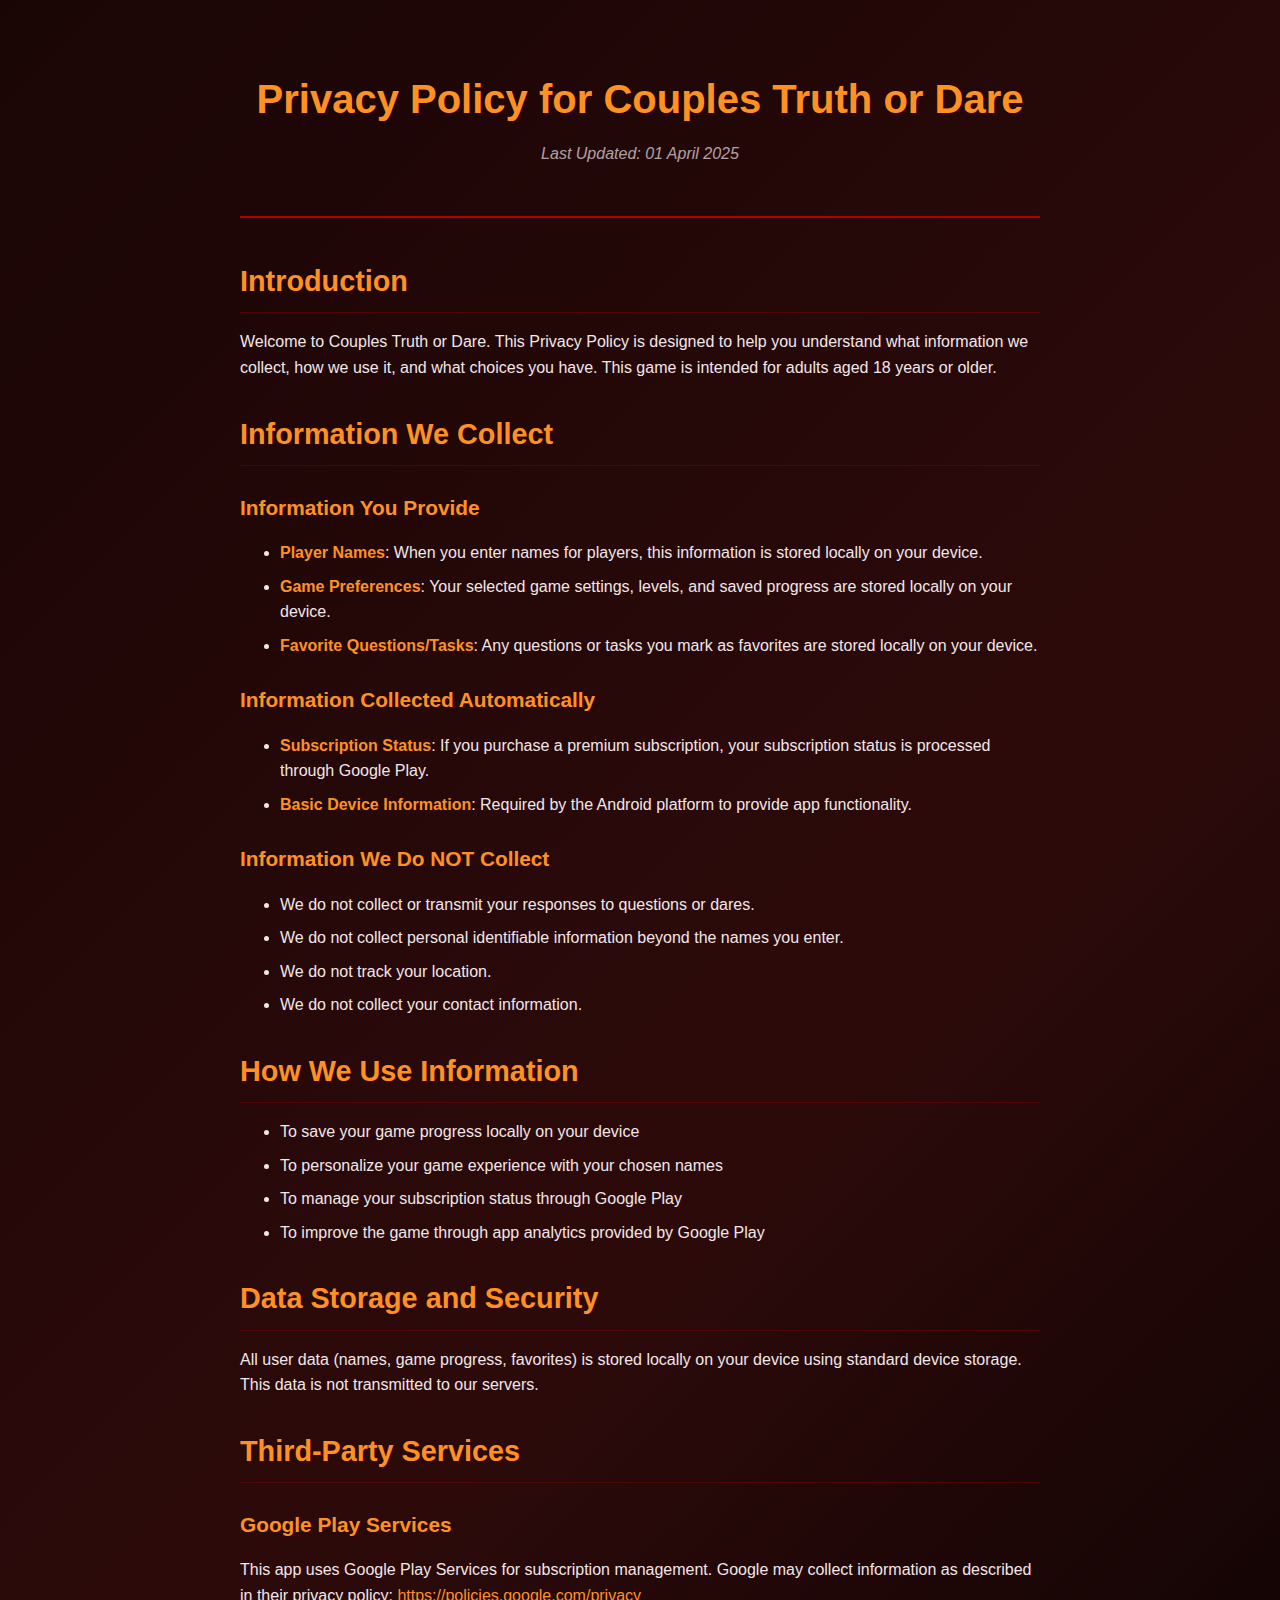
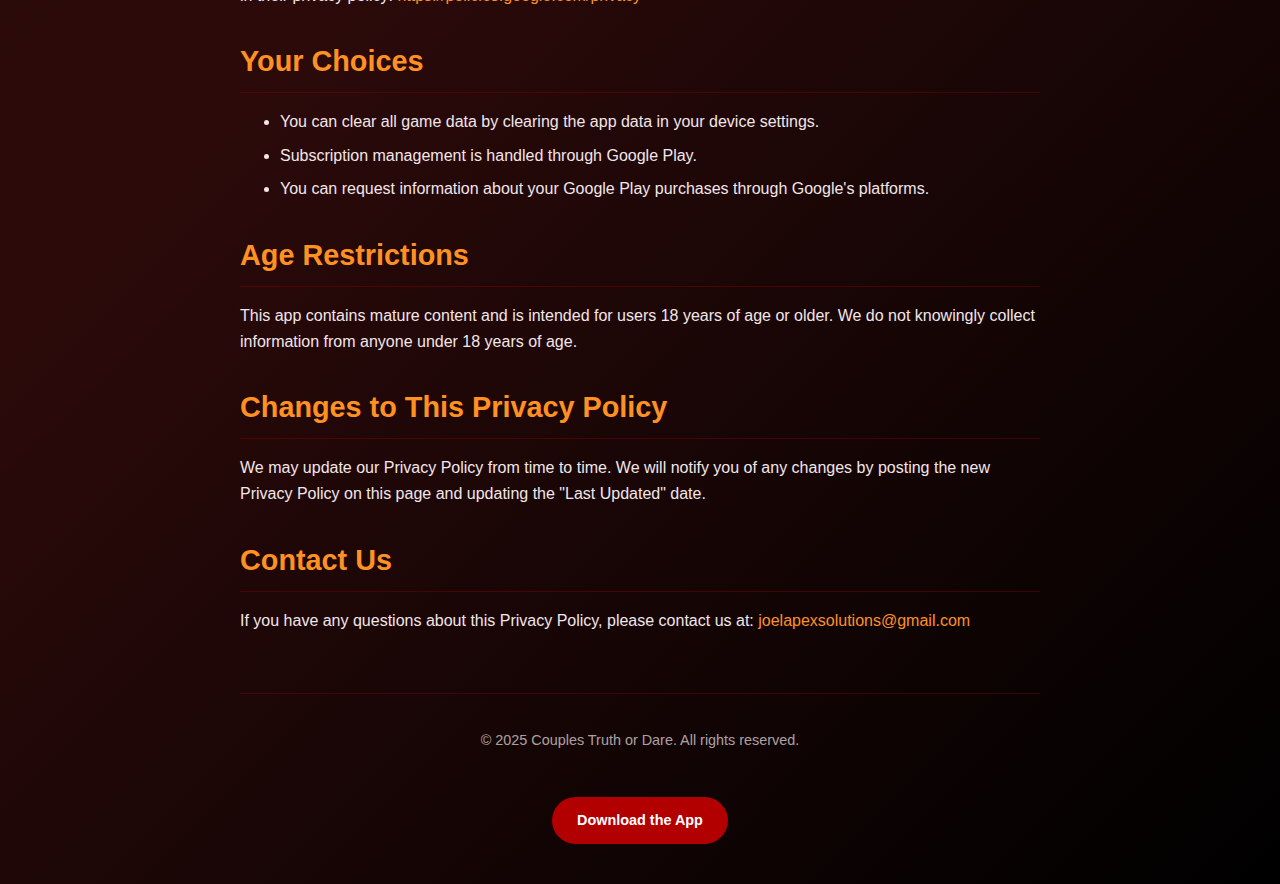
<file: privacy/index.html>
<!DOCTYPE html>
<html lang="en">
<head>
    <meta charset="UTF-8">
    <meta name="viewport" content="width=device-width, initial-scale=1.0">
    <title>Privacy Policy - Couples Truth or Dare</title>
    <style>
        :root {
            --primary-color: #B20000;
            --secondary-color: #FF9123;
            --dark-bg: #1a0f13;
            --text-color: #f2e6e8;
        }
        
        body {
            font-family: 'Segoe UI', Tahoma, Geneva, Verdana, sans-serif;
            line-height: 1.6;
            color: var(--text-color);
            background-color: var(--dark-bg);
            background-image: linear-gradient(135deg, #1a0505, #2d0a0a, #000000);
            margin: 0;
            padding: 0;
        }
        
        .container {
            max-width: 800px;
            margin: 0 auto;
            padding: 40px 20px;
        }
        
        header {
            text-align: center;
            margin-bottom: 40px;
            border-bottom: 2px solid var(--primary-color);
            padding-bottom: 20px;
        }
        
        h1 {
            color: var(--secondary-color);
            font-size: 2.5rem;
            margin-bottom: 10px;
        }
        
        h2 {
            color: var(--secondary-color);
            font-size: 1.8rem;
            margin-top: 30px;
            margin-bottom: 15px;
            border-bottom: 1px solid rgba(178, 0, 0, 0.3);
            padding-bottom: 8px;
        }
        
        h3 {
            color: var(--secondary-color);
            font-size: 1.3rem;
            margin-top: 25px;
            margin-bottom: 10px;
        }
        
        p {
            margin-bottom: 15px;
        }
        
        ul {
            margin-bottom: 20px;
        }
        
        li {
            margin-bottom: 8px;
        }
        
        strong {
            color: var(--secondary-color);
            font-weight: 600;
        }
        
        a {
            color: var(--secondary-color);
            text-decoration: none;
            transition: all 0.3s ease;
        }
        
        a:hover {
            color: #fff;
            text-decoration: underline;
        }
        
        .last-updated {
            font-style: italic;
            margin-bottom: 30px;
            color: rgba(242, 230, 232, 0.7);
        }
        
        .footer {
            margin-top: 60px;
            text-align: center;
            font-size: 0.9rem;
            color: rgba(242, 230, 232, 0.7);
            border-top: 1px solid rgba(178, 0, 0, 0.3);
            padding-top: 20px;
        }
        
        .app-link {
            display: inline-block;
            margin-top: 30px;
            background: var(--primary-color);
            color: white;
            padding: 12px 25px;
            border-radius: 50px;
            font-weight: bold;
            transition: all 0.3s ease;
        }
        
        .app-link:hover {
            background: var(--secondary-color);
            transform: translateY(-3px);
            box-shadow: 0 6px 15px rgba(0, 0, 0, 0.3);
            color: white;
            text-decoration: none;
        }
        
        @media (max-width: 768px) {
            .container {
                padding: 20px 15px;
            }
            
            h1 {
                font-size: 2rem;
            }
            
            h2 {
                font-size: 1.5rem;
            }
        }
    </style>
</head>
<body>
    <div class="container">
        <header>
            <h1>Privacy Policy for Couples Truth or Dare</h1>
            <div class="last-updated">Last Updated: 01 April 2025</div>
        </header>
        
        <section>
            <h2>Introduction</h2>
            <p>Welcome to Couples Truth or Dare. This Privacy Policy is designed to help you understand what information we collect, how we use it, and what choices you have. This game is intended for adults aged 18 years or older.</p>
        </section>
        
        <section>
            <h2>Information We Collect</h2>
            
            <h3>Information You Provide</h3>
            <ul>
                <li><strong>Player Names</strong>: When you enter names for players, this information is stored locally on your device.</li>
                <li><strong>Game Preferences</strong>: Your selected game settings, levels, and saved progress are stored locally on your device.</li>
                <li><strong>Favorite Questions/Tasks</strong>: Any questions or tasks you mark as favorites are stored locally on your device.</li>
            </ul>
            
            <h3>Information Collected Automatically</h3>
            <ul>
                <li><strong>Subscription Status</strong>: If you purchase a premium subscription, your subscription status is processed through Google Play.</li>
                <li><strong>Basic Device Information</strong>: Required by the Android platform to provide app functionality.</li>
            </ul>
            
            <h3>Information We Do NOT Collect</h3>
            <ul>
                <li>We do not collect or transmit your responses to questions or dares.</li>
                <li>We do not collect personal identifiable information beyond the names you enter.</li>
                <li>We do not track your location.</li>
                <li>We do not collect your contact information.</li>
            </ul>
        </section>
        
        <section>
            <h2>How We Use Information</h2>
            <ul>
                <li>To save your game progress locally on your device</li>
                <li>To personalize your game experience with your chosen names</li>
                <li>To manage your subscription status through Google Play</li>
                <li>To improve the game through app analytics provided by Google Play</li>
            </ul>
        </section>
        
        <section>
            <h2>Data Storage and Security</h2>
            <p>All user data (names, game progress, favorites) is stored locally on your device using standard device storage. This data is not transmitted to our servers.</p>
        </section>
        
        <section>
            <h2>Third-Party Services</h2>
            <h3>Google Play Services</h3>
            <p>This app uses Google Play Services for subscription management. Google may collect information as described in their privacy policy: <a href="https://policies.google.com/privacy" target="_blank">https://policies.google.com/privacy</a></p>
        </section>
        
        <section>
            <h2>Your Choices</h2>
            <ul>
                <li>You can clear all game data by clearing the app data in your device settings.</li>
                <li>Subscription management is handled through Google Play.</li>
                <li>You can request information about your Google Play purchases through Google's platforms.</li>
            </ul>
        </section>
        
        <section>
            <h2>Age Restrictions</h2>
            <p>This app contains mature content and is intended for users 18 years of age or older. We do not knowingly collect information from anyone under 18 years of age.</p>
        </section>
        
        <section>
            <h2>Changes to This Privacy Policy</h2>
            <p>We may update our Privacy Policy from time to time. We will notify you of any changes by posting the new Privacy Policy on this page and updating the "Last Updated" date.</p>
        </section>
        
        <section>
            <h2>Contact Us</h2>
            <p>If you have any questions about this Privacy Policy, please contact us at: <a href="mailto:joelapexsolutions@gmail.com">joelapexsolutions@gmail.com</a></p>
        </section>
        
        <div class="footer">
            <p>© 2025 Couples Truth or Dare. All rights reserved.</p>
            <a href="https://play.google.com/store/apps/details?id=com.couplestruthordare.game" class="app-link">Download the App</a>
        </div>
    </div>
</body>
</html>
</file>
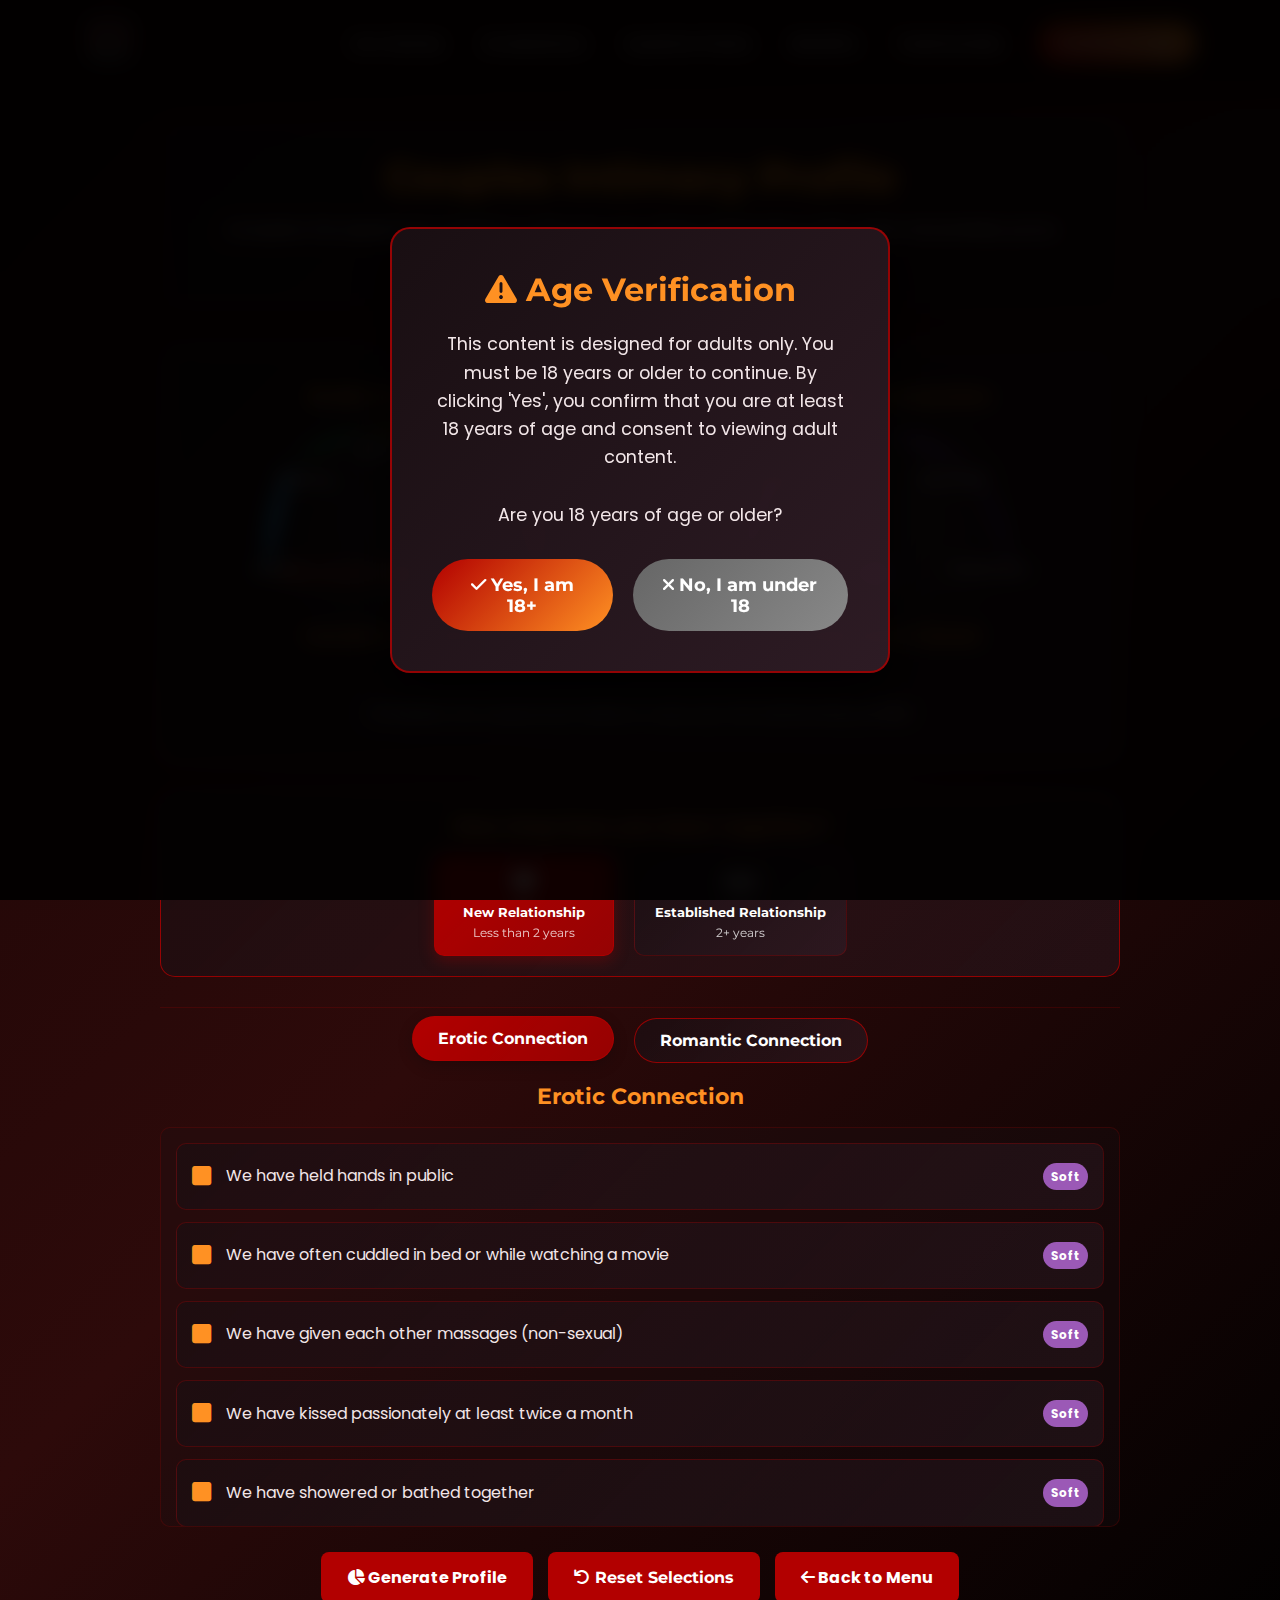
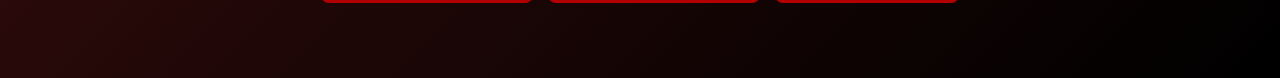
<file: couples-intimacy-profile.html>
<!DOCTYPE html>
<html lang="en">
<head>
    <meta charset="UTF-8">
    <meta name="viewport" content="width=device-width, initial-scale=1.0">
    <title>Couples Intimacy Profile - Discover Your Relationship Dynamic | Couples Truth or Dare</title>
    <meta name="description" content="Take our comprehensive couples intimacy assessment to discover your unique relationship profile. Understand your romantic and erotic connection levels.">
    
    <!-- Favicon -->
    <link rel="icon" type="image/png" href="images/favicon.png">
    
    <!-- Fonts -->
    <link rel="preconnect" href="https://fonts.googleapis.com">
    <link rel="preconnect" href="https://fonts.gstatic.com" crossorigin>
    <link href="https://fonts.googleapis.com/css2?family=Montserrat:wght@400;500;600;700&family=Poppins:wght@300;400;500;600;700&display=swap" rel="stylesheet">
    
    <!-- Font Awesome Icons -->
    <link rel="stylesheet" href="https://cdnjs.cloudflare.com/ajax/libs/font-awesome/6.0.0/css/all.min.css">
    
    <!-- Main Website CSS -->
    <link rel="stylesheet" href="css/styles.css">
    
    <!-- Assessment-specific CSS -->
    <link rel="stylesheet" href="css/assessment-styles.css">
    
    <style>
        /* Page-specific overrides */
        .assessment-container {
            max-width: 1000px;
            margin: 0 auto;
            padding: 120px 20px 50px;
            min-height: 100vh;
        }

        .assessment-intro {
            text-align: center;
            margin-bottom: 30px;
            line-height: 1.5;
            color: var(--text-color);
            padding: 30px;
            background: rgba(26, 15, 19, 0.4);
            border-radius: 15px;
            border: 1px solid rgba(178, 0, 0, 0.3);
        }

        .assessment-intro h1 {
            color: var(--secondary-color);
            font-size: 2.5rem;
            margin-bottom: 15px;
            text-shadow: 0 0 15px rgba(255, 145, 35, 0.5);
        }

        /* App Download CTA */
        .app-download-cta {
            background: linear-gradient(135deg, rgba(26, 15, 19, 0.9), rgba(50, 30, 40, 0.7));
            border: 2px solid var(--secondary-color);
            border-radius: 15px;
            padding: 30px;
            text-align: center;
            margin: 30px 0;
            animation: pulse 2s infinite;
        }

        .app-download-cta h3 {
            color: var(--secondary-color);
            margin-bottom: 15px;
        }

        .app-download-cta p {
            margin-bottom: 20px;
            line-height: 1.6;
        }

        .google-play-badge {
            max-width: 200px;
            height: auto;
            transition: transform 0.3s ease;
        }

        .google-play-badge:hover {
            transform: scale(1.05);
        }

        @keyframes pulse {
            0% { box-shadow: 0 0 0 0 rgba(255, 145, 35, 0.7); }
            70% { box-shadow: 0 0 0 15px rgba(255, 145, 35, 0); }
            100% { box-shadow: 0 0 0 0 rgba(255, 145, 35, 0); }
        }

        /* Navigation override for this page */
        .navbar {
            background: rgba(26, 5, 5, 0.95) !important;
        }

        /* Mobile responsiveness */
        @media (max-width: 768px) {
            .assessment-container {
                padding: 100px 10px 30px;
            }

            .assessment-intro h1 {
                font-size: 2rem;
            }
        }

        @media (max-width: 480px) {
            .assessment-intro h1 {
                font-size: 1.8rem;
            }
        }
    </style>
</head>
<body>
    <!-- Navigation -->
    <nav class="navbar">
        <div class="container">
            <div class="logo">
                <a href="index.html">
                    <img src="images/logo.png" alt="Couples Truth or Dare Logo">
                </a>
            </div>
            <ul class="nav-links">
                <li><a href="index.html#games">Our Games</a></li>
                <li><a href="index.html#screenshots">Screenshots</a></li>
                <li><a href="packs.html">Question Packs</a></li>
                <li><a href="index.html#benefits">Benefits</a></li>
                <li><a href="index.html#testimonials">Testimonials</a></li>
                <li><a href="index.html#download" class="nav-cta">Download App</a></li>
            </ul>
            <div class="hamburger">
                <span></span>
                <span></span>
                <span></span>
            </div>
        </div>
    </nav>

    <div class="assessment-container">
        <a id="top-anchor" name="top"></a>

        <!-- Assessment Screen -->
        <div id="assessmentScreen" class="screen active">
            <div class="assessment-intro">
                <h1>Couples Intimacy Profile</h1>
                <p>Complete this assessment together to discover your unique relationship profile. 
                Select all activities you've experienced together as a couple in the last 6 months.</p>
            </div>
            
            <!-- Gauges shown at the top first -->
            <div class="gauges-preview">
                <div class="gauges-container">
                    <!-- Erotic Gauge Preview -->
                    <div class="gauge-container">
                        <h3>Erotic Connection</h3>
                        <div class="gauge">
                            <svg id="eroticGaugePreview" viewBox="0 0 200 120">
                                <!-- Gauge segments -->
                                <path class="gauge-segment gauge-segment-1" d="M 10,100 A 90,90 0 0,1 28,25" stroke="none" stroke-width="20"></path>
                                <path class="gauge-segment gauge-segment-2" d="M 28,25 A 90,90 0 0,1 75,5" stroke="none" stroke-width="20"></path>
                                <path class="gauge-segment gauge-segment-3" d="M 75,5 A 90,90 0 0,1 125,5" stroke="none" stroke-width="20"></path>
                                <path class="gauge-segment gauge-segment-4" d="M 125,5 A 90,90 0 0,1 172,25" stroke="none" stroke-width="20"></path>
                                <path class="gauge-segment gauge-segment-5" d="M 172,25 A 90,90 0 0,1 190,100" stroke="none" stroke-width="20"></path>
                                
                                <!-- Gauge labels -->
                                <text x="15" y="100" class="gauge-label">Novice</text>
                                <text x="35" y="40" class="gauge-label">Curious</text>
                                <text x="100" y="20" class="gauge-label">Adventurous</text>
                                <text x="165" y="40" class="gauge-label">Daring</text>
                                <text x="175" y="100" class="gauge-label">Fiery</text>
                                
                                <!-- Gauge needle -->
                                <line class="gauge-needle" x1="100" y1="100" x2="100" y2="20" stroke-width="3" stroke="red" style="transform: rotate(-90deg); transform-origin: 100px 100px;"></line>
                                <circle class="gauge-center" cx="100" cy="100" r="8" fill="#e74c3c" stroke="#000" stroke-width="1"></circle>
                                
                                <!-- Default value text -->
                                <text x="100" y="130" class="gauge-percentage" text-anchor="middle" id="eroticPercentagePreview">0%</text>
                            </svg>
                        </div>
                        <div class="gauge-level" id="eroticLevelPreview">Current Level: Novice</div>
                    </div>
                    
                    <!-- Romantic Gauge Preview -->
                    <div class="gauge-container">
                        <h3>Romantic Connection</h3>
                        <div class="gauge">
                            <svg id="romanticGaugePreview" viewBox="0 0 200 120">
                                <!-- Gauge segments -->
                                <path class="gauge-segment gauge-segment-1" d="M 10,100 A 90,90 0 0,1 38,30" stroke="none" stroke-width="20"></path>
                                <path class="gauge-segment gauge-segment-2" d="M 38,30 A 90,90 0 0,1 100,5" stroke="none" stroke-width="20"></path>
                                <path class="gauge-segment gauge-segment-3" d="M 100,5 A 90,90 0 0,1 162,30" stroke="none" stroke-width="20"></path>
                                <path class="gauge-segment gauge-segment-4" d="M 162,30 A 90,90 0 0,1 190,100" stroke="none" stroke-width="20"></path>
                                
                                <!-- Gauge labels -->
                                <text x="15" y="100" class="gauge-label">Casual</text>
                                <text x="45" y="40" class="gauge-label">Affectionate</text>
                                <text x="150" y="40" class="gauge-label">Devoted</text>
                                <text x="175" y="100" class="gauge-label">Soulmates</text>
                                
                                <!-- Gauge needle -->
                                <line class="gauge-needle" x1="100" y1="100" x2="100" y2="20" stroke="purple" stroke-width="3" style="transform: rotate(-90deg); transform-origin: 100px 100px;"></line>
                                <circle class="gauge-center" cx="100" cy="100" r="8" fill="#8e44ad" stroke="#000" stroke-width="1"></circle>
                                
                                <!-- Default value text -->
                                <text x="100" y="130" class="gauge-percentage" text-anchor="middle" id="romanticPercentagePreview">0%</text>
                            </svg>
                        </div>
                        <div class="gauge-level" id="romanticLevelPreview">Current Level: Casual</div>
                    </div>
                </div>
                
                <div class="gauge-info">
                    <p>Complete the assessment below to see your full relationship profile!</p>
                </div>
            </div>
            
            <div class="relationship-duration-container">
                <h3>How long have you been together?</h3>
                <div class="duration-options">
                    <button id="newRelationship" class="duration-button active" data-duration="new">
                        <i class="fas fa-heart"></i>
                        <span>New Relationship</span>
                        <small>Less than 2 years</small>
                    </button>
                    <button id="establishedRelationship" class="duration-button" data-duration="established">
                        <i class="fas fa-infinity"></i>
                        <span>Established Relationship</span>
                        <small>2+ years</small>
                    </button>
                </div>
            </div>
            
            <div class="assessment-sections">
                <!-- Toggle buttons for sections -->
                <div class="section-toggles">
                    <button class="section-toggle active" data-section="erotic">Erotic Connection</button>
                    <button class="section-toggle" data-section="romantic">Romantic Connection</button>
                </div>
                
                <!-- Erotic Section -->
                <div class="assessment-section active" id="eroticSection">
                    <h3>Erotic Connection</h3>
                    <div class="tasks-list" id="eroticTasks">
                        <!-- Tasks will be loaded here -->
                        <p class="loading-message">Loading tasks...</p>
                    </div>
                </div>
                
                <!-- Romantic Section -->
                <div class="assessment-section" id="romanticSection">
                    <h3>Romantic Connection</h3>
                    <div class="tasks-list" id="romanticTasks">
                        <!-- Tasks will be loaded here -->
                        <p class="loading-message">Loading tasks...</p>
                    </div>
                </div>
            </div>
            
            <div class="button-container">
                <a id="submitAssessmentButton" class="button" href="#top-anchor" onclick="submitAssessment(); return false;">
                    <i class="fas fa-chart-pie"></i> Generate Profile
                </a>
                <button id="resetAssessmentButton" class="button">
                    <i class="fas fa-undo"></i> Reset Selections
                </button>
                <a href="index.html" class="button back-button">
                    <i class="fas fa-arrow-left"></i> Back to Menu
                </a>
            </div>
        </div>

        <!-- Results Screen -->
        <div id="resultsScreen" class="screen">
            <h2 style="text-align: center; color: var(--secondary-color); font-size: 2.5rem; margin-bottom: 20px;">Your Intimacy Profile</h2>
            
            <div class="profile-summary">
                <p>Based on your selections, here's your unique couple profile:</p>
                <div class="profile-name" id="profileName">Loading your profile...</div>
                <div class="profile-description" id="profileDescription"></div>
            </div>

            <!-- Transition Message (only shown when retaking the assessment) -->
            <div id="transitionMessage" class="transition-message" style="display: none;"></div>

            <!-- Previous Results Section -->
            <div id="previousResultsSection" class="previous-results" style="display: none;">
                <h3>Your Journey Together</h3>
                <div class="previous-scores">
                    <p>Previous Assessment: <span id="previousDate"></span></p>
                    <div class="score-comparison">
                        <div class="previous-score">
                            <span class="score-label">Erotic: </span>
                            <span id="previousEroticScore"></span>
                            <span class="score-label">Romantic: </span>
                            <span id="previousRomanticScore"></span>
                        </div>
                        <div class="score-arrows">
                            <span id="eroticArrow" class="arrow-same">→</span>
                            <span id="romanticArrow" class="arrow-same">→</span>
                        </div>
                        <div class="current-score">
                            <span class="score-label">Erotic: </span>
                            <span id="currentEroticScore"></span>
                            <span class="score-label">Romantic: </span>
                            <span id="currentRomanticScore"></span>
                        </div>
                    </div>
                </div>
            </div>
            
            <div class="gauges-container">
                <!-- Erotic Gauge -->
                <div class="gauge-container">
                    <h3>Erotic Connection</h3>
                    <div class="gauge">
                        <svg id="eroticGauge" viewBox="0 0 200 120">
                            <!-- Gauge segments -->
                            <path class="gauge-segment gauge-segment-1" d="M 10,100 A 90,90 0 0,1 28,25" stroke="none" stroke-width="20"></path>
                            <path class="gauge-segment gauge-segment-2" d="M 28,25 A 90,90 0 0,1 75,5" stroke="none" stroke-width="20"></path>
                            <path class="gauge-segment gauge-segment-3" d="M 75,5 A 90,90 0 0,1 125,5" stroke="none" stroke-width="20"></path>
                            <path class="gauge-segment gauge-segment-4" d="M 125,5 A 90,90 0 0,1 172,25" stroke="none" stroke-width="20"></path>
                            <path class="gauge-segment gauge-segment-5" d="M 172,25 A 90,90 0 0,1 190,100" stroke="none" stroke-width="20"></path>
                            
                            <!-- Gauge labels -->
                            <text x="15" y="100" class="gauge-label">Novice</text>
                            <text x="35" y="40" class="gauge-label">Curious</text>
                            <text x="100" y="20" class="gauge-label">Adventurous</text>
                            <text x="165" y="40" class="gauge-label">Daring</text>
                            <text x="175" y="100" class="gauge-label">Fiery</text>
                            
                            <!-- Gauge needle -->
                            <line class="gauge-needle" x1="100" y1="100" x2="100" y2="20" stroke="red" stroke-width="3" style="--rotation-angle: 0deg"></line>
                            <circle class="gauge-center" cx="100" cy="100" r="8" fill="#e74c3c" stroke="#000" stroke-width="1"></circle>
                            
                            <!-- Percentage text -->
                            <text x="100" y="130" class="gauge-percentage" text-anchor="middle" id="eroticPercentage">0%</text>
                        </svg>
                    </div>
                    <div class="gauge-level" id="eroticLevel">Level: Novice</div>
                </div>
                
                <!-- Romantic Gauge -->
                <div class="gauge-container">
                    <h3>Romantic Connection</h3>
                    <div class="gauge">
                        <svg id="romanticGauge" viewBox="0 0 200 120">
                            <!-- Gauge segments -->
                            <path class="gauge-segment gauge-segment-1" d="M 10,100 A 90,90 0 0,1 38,30" stroke="none" stroke-width="20"></path>
                            <path class="gauge-segment gauge-segment-2" d="M 38,30 A 90,90 0 0,1 100,5" stroke="none" stroke-width="20"></path>
                            <path class="gauge-segment gauge-segment-3" d="M 100,5 A 90,90 0 0,1 162,30" stroke="none" stroke-width="20"></path>
                            <path class="gauge-segment gauge-segment-4" d="M 162,30 A 90,90 0 0,1 190,100" stroke="none" stroke-width="20"></path>
                            
                            <!-- Gauge labels -->
                            <text x="15" y="100" class="gauge-label">Casual</text>
                            <text x="45" y="40" class="gauge-label">Affectionate</text>
                            <text x="150" y="40" class="gauge-label">Devoted</text>
                            <text x="175" y="100" class="gauge-label">Soulmates</text>
                            
                            <!-- Gauge needle -->
                            <line class="gauge-needle" x1="100" y1="100" x2="100" y2="20" stroke="purple" stroke-width="3" style="--rotation-angle: 0deg"></line>
                            <circle class="gauge-center" cx="100" cy="100" r="8" fill="#8e44ad" stroke="#000" stroke-width="1"></circle>
                            
                            <!-- Percentage text -->
                            <text x="100" y="130" class="gauge-percentage" text-anchor="middle" id="romanticPercentage">0%</text>
                        </svg>
                    </div>
                    <div class="gauge-level" id="romanticLevel">Level: Casual</div>
                </div>
            </div>
            
            <div class="relationship-balance">
                <h3>Your Relationship Balance</h3>
                <div id="balanceDescription">
                    Complete the assessment to see your unique relationship balance.
                </div>
            </div>

            <!-- App Download CTA -->
            <div class="app-download-cta">
                <h3><i class="fas fa-mobile-alt"></i> Ready to Strengthen Your Connection?</h3>
                <p>This assessment revealed your relationship profile - now take action! Our mobile app features romantic tasks, couple challenges, and activities specifically designed to help you grow in both areas. Download now to access tools that will help boost your intimacy scores!</p>
                <a href="https://play.google.com/store/apps/details?id=com.truthordarecouples.game">
                    <img src="images/google-play-badge.png" alt="Get it on Google Play" class="google-play-badge">
                </a>
                <p style="margin-top: 15px; font-size: 0.9rem; opacity: 0.8;">
                    <i class="fas fa-heart"></i> Join thousands of couples improving their relationships daily
                </p>
            </div>
            
            <div class="button-container">
                <a id="retakeAssessmentButton" class="button" href="#top-anchor" onclick="retakeAssessment(); return false;">
                    <i class="fas fa-redo"></i> Retake Assessment
                </a>
                <a href="index.html" class="button back-button">
                    <i class="fas fa-arrow-left"></i> Back to Home
                </a>
            </div>
        </div>
    </div>

    <!-- Load assessment questions -->
    <script src="js/assessment-questions.js"></script>

    <!-- Load the main assessment script -->
    <script src="js/assessment.js"></script>

    <!-- Load main website JavaScript for navigation -->
    <script src="js/main.js"></script>
</body>
</html>
</file>
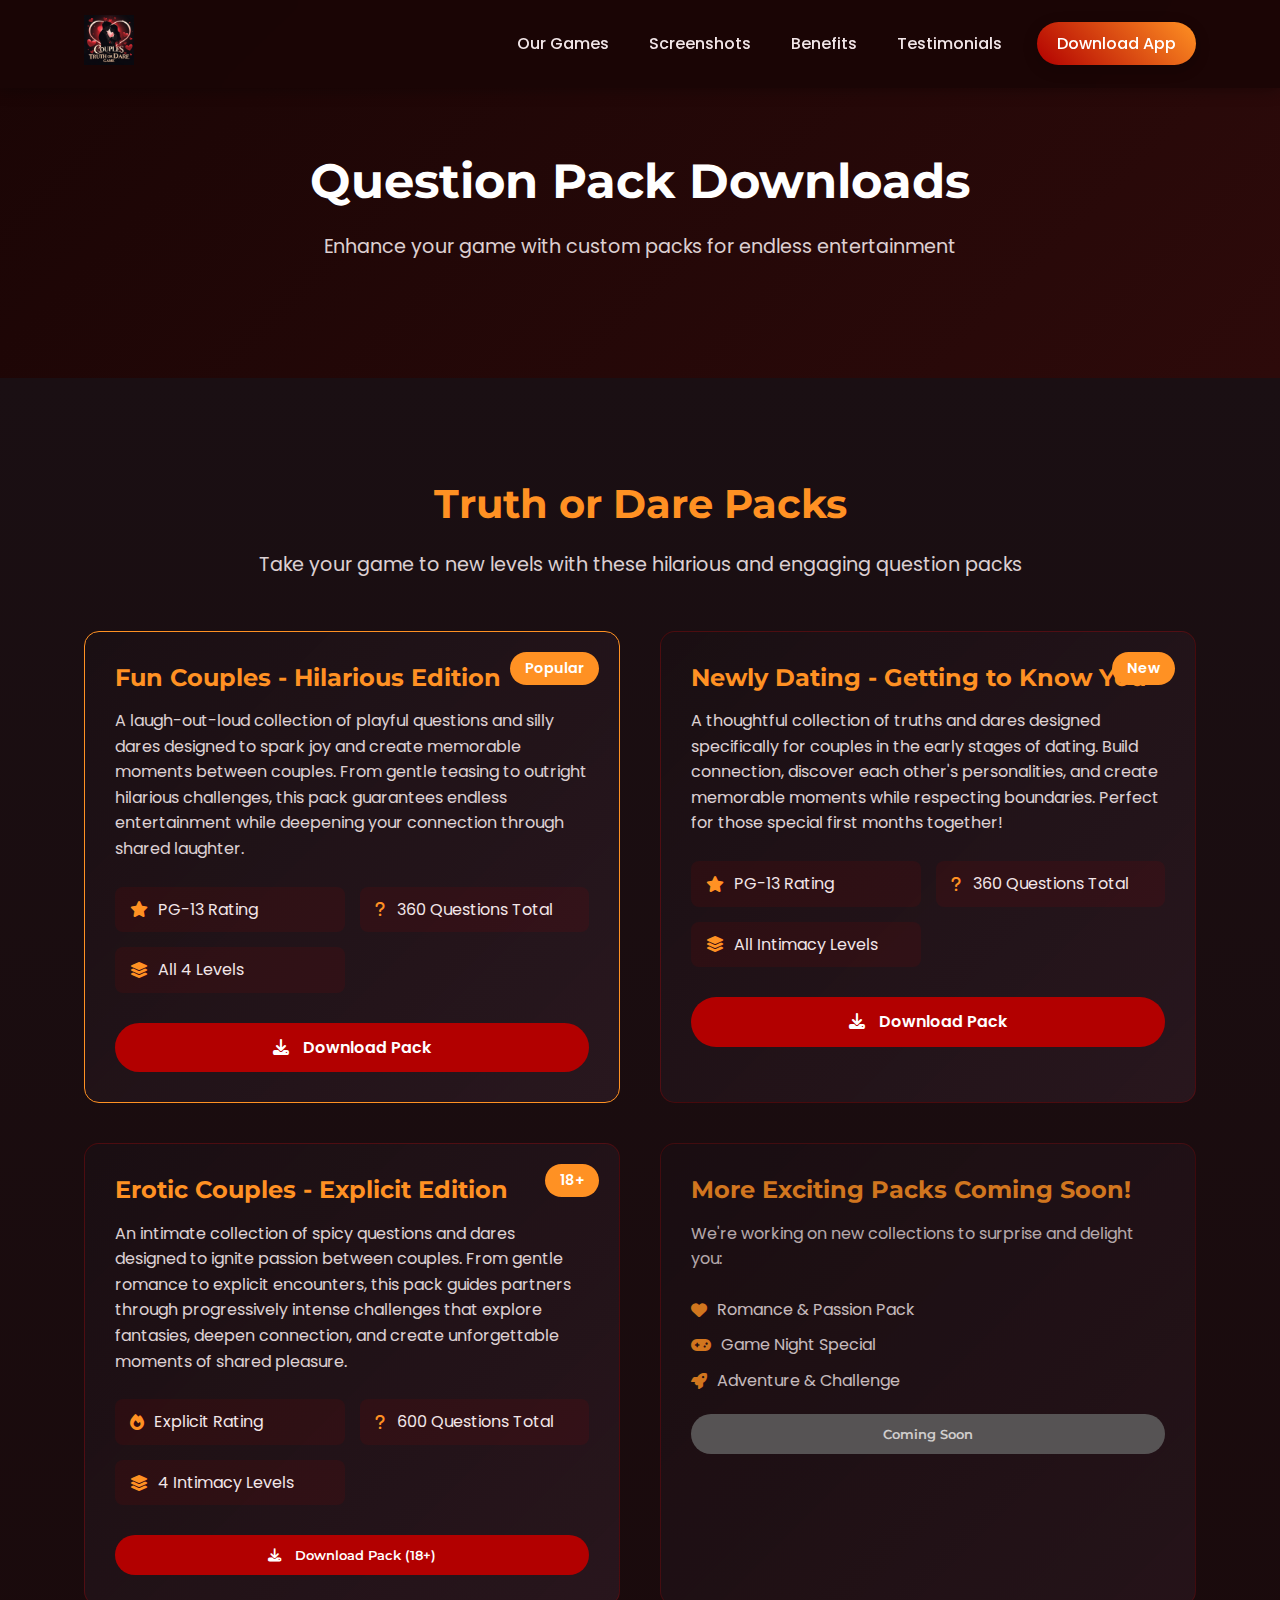
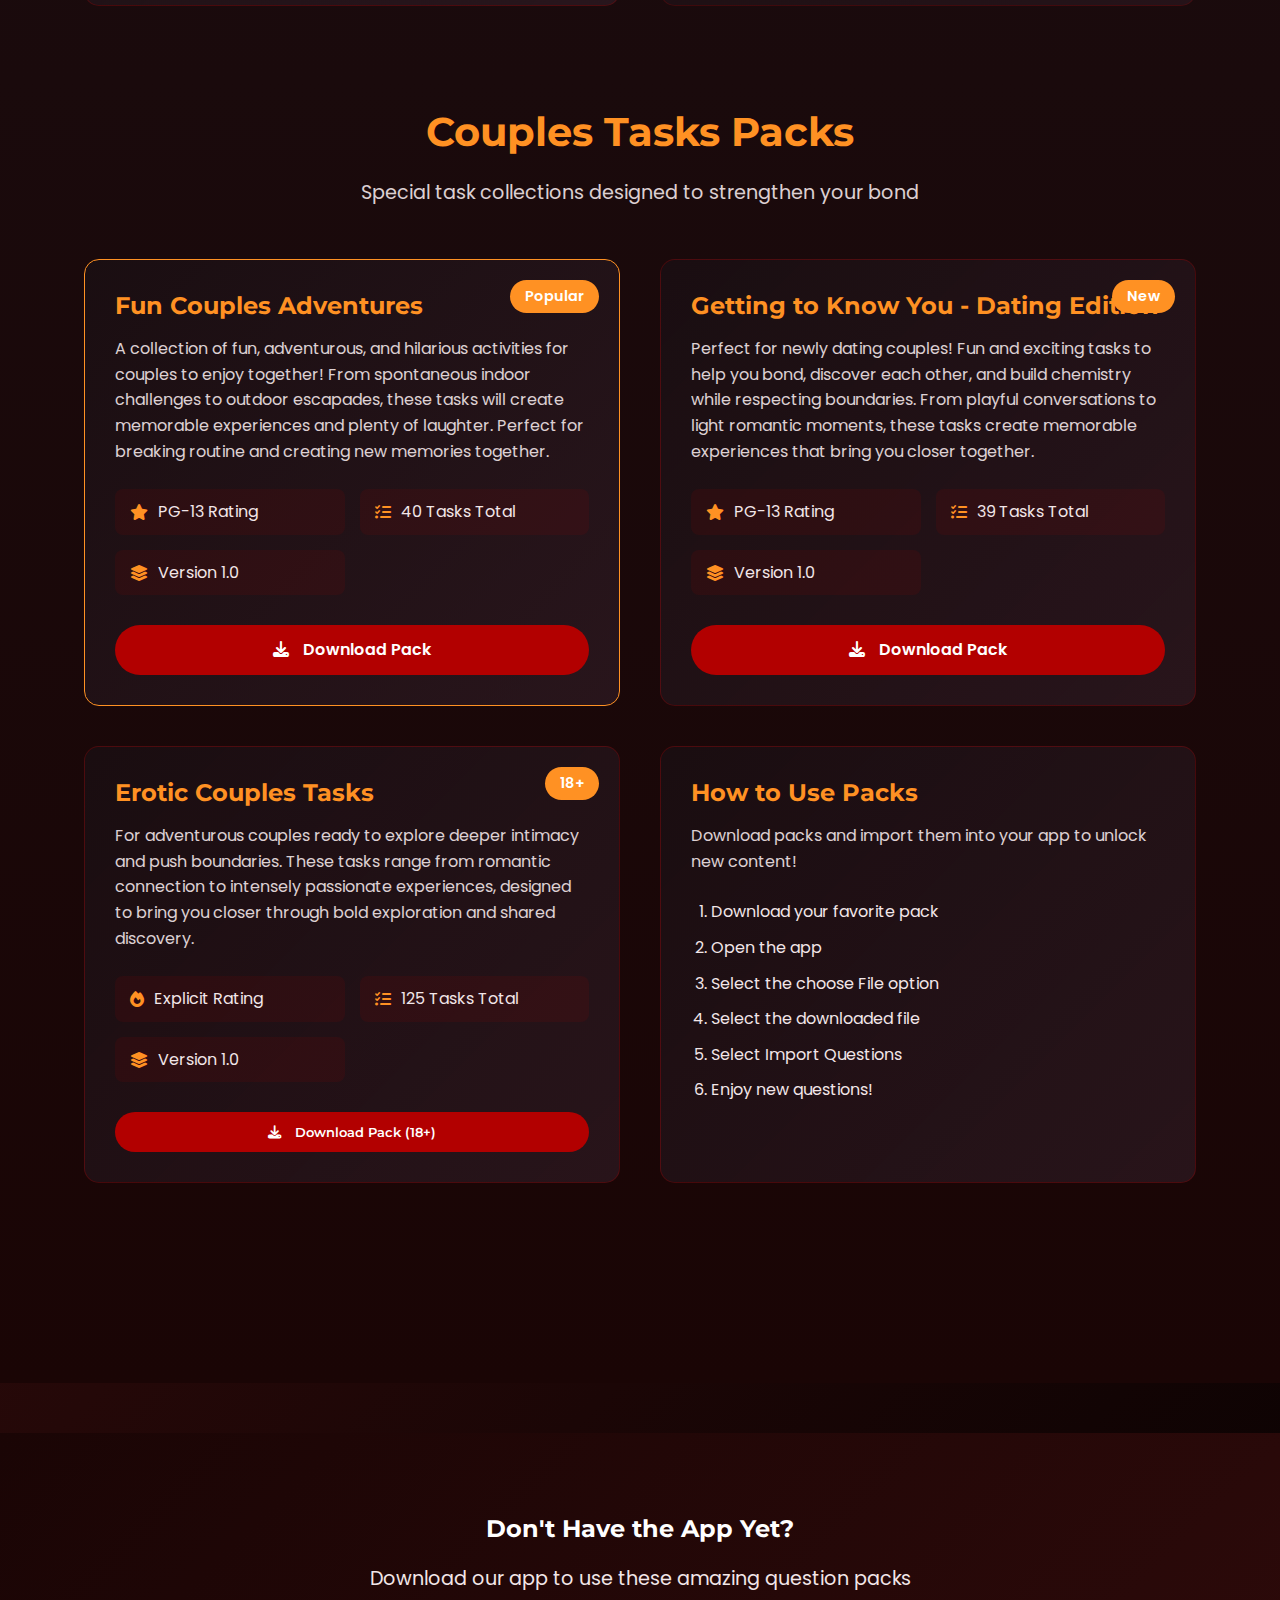
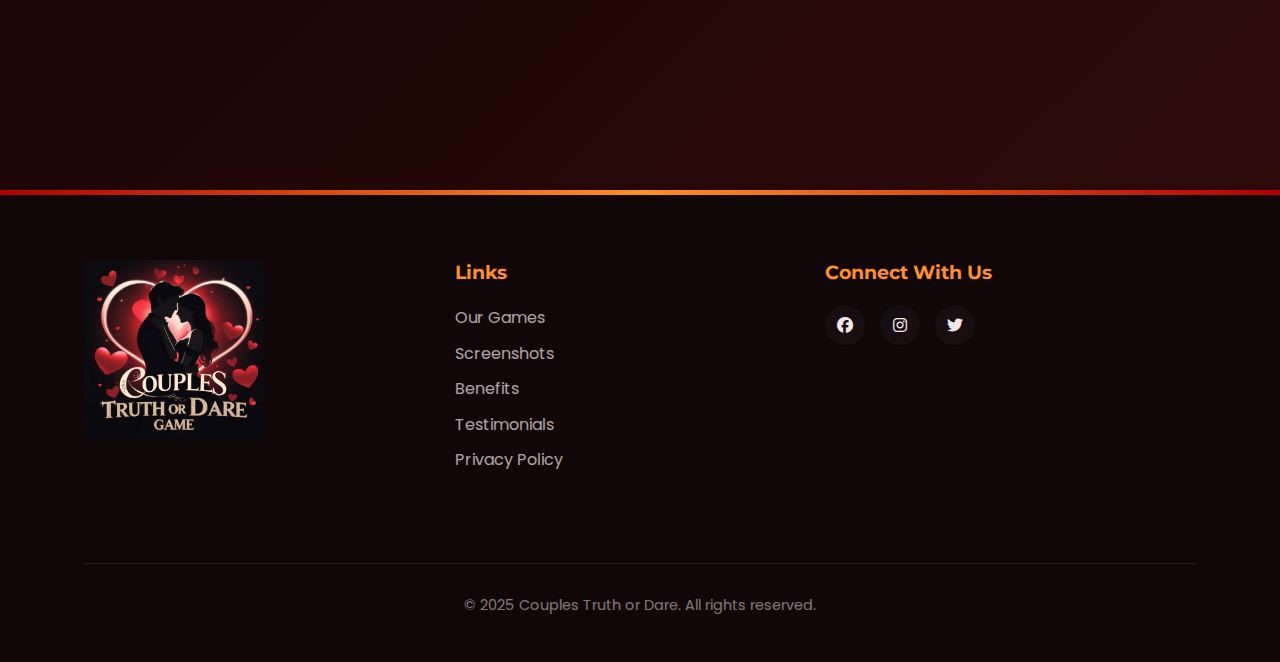
<file: packs.html>
<!DOCTYPE html>
<html lang="en">
<head>
    <meta charset="UTF-8">
    <meta name="viewport" content="width=device-width, initial-scale=1.0">
    <title>Download Question Packs - Couples Truth or Dare</title>
    <meta name="description" content="Download extra question packs for Couples Truth or Dare to enhance your gaming experience">
    
    <!-- Favicon -->
    <link rel="icon" type="image/png" href="images/favicon.png">
    
    <!-- Fonts -->
    <link rel="preconnect" href="https://fonts.googleapis.com">
    <link rel="preconnect" href="https://fonts.gstatic.com" crossorigin>
    <link href="https://fonts.googleapis.com/css2?family=Montserrat:wght@400;500;600;700&family=Poppins:wght@300;400;500;600;700&display=swap" rel="stylesheet">
    
    <!-- Font Awesome Icons -->
    <link rel="stylesheet" href="https://cdnjs.cloudflare.com/ajax/libs/font-awesome/6.4.2/css/all.min.css">
    
    <!-- Custom CSS -->
    <link rel="stylesheet" href="css/styles.css">
    
    <!-- Google AdSense -->
    <script async src="https://pagead2.googlesyndication.com/pagead/js/adsbygoogle.js?client=ca-pub-3261569477417964" crossorigin="anonymous"></script>
    
    <!-- Ad Management Script -->
    <script>
    window.adConfig = {
        publisherId: 'ca-pub-3261569477417964',
        bannerSlot: '8956277083',
        interstitialSlot: '1864255122',
        sessionKey: 'couplesTruthDare_ads_session',
        interstitialShownKey: 'couplesTruthDare_interstitial_shown',
        lastInterstitialKey: 'couplesTruthDare_last_interstitial',
        cooldownHours: 3
    };
    </script>
</head>
<body>
    <!-- Navigation -->
    <nav class="navbar">
        <div class="container">
            <div class="logo">
                <a href="index.html">
                    <img src="images/logo.png" alt="Couples Truth or Dare Logo">
                </a>
            </div>
            <ul class="nav-links">
                <li><a href="index.html#games">Our Games</a></li>
                <li><a href="index.html#screenshots">Screenshots</a></li>
                <li><a href="index.html#benefits">Benefits</a></li>
                <li><a href="index.html#testimonials">Testimonials</a></li>
                <li><a href="index.html#download" class="nav-cta">Download App</a></li>
            </ul>
            <div class="hamburger">
                <span></span>
                <span></span>
                <span></span>
            </div>
        </div>
    </nav>

    <!-- Hero Section -->
    <section class="packs-hero">
        <div class="container">
            <h1>Question Pack Downloads</h1>
            <p>Enhance your game with custom packs for endless entertainment</p>
        </div>
    </section>

    <!-- Packs Section -->
    <section class="packs-main">
        <div class="container">
            <!-- Truth or Dare Packs -->
            <div class="pack-category">
                <h2>Truth or Dare Packs</h2>
                <p class="category-desc">Take your game to new levels with these hilarious and engaging question packs</p>
                
                <div class="packs-grid">
                    <div class="pack-card featured">
                        <div class="pack-badge">Popular</div>
                        <h3>Fun Couples - Hilarious Edition</h3>
                        <p>A laugh-out-loud collection of playful questions and silly dares designed to spark joy and create memorable moments between couples. From gentle teasing to outright hilarious challenges, this pack guarantees endless entertainment while deepening your connection through shared laughter.</p>
                        <div class="pack-details">
                            <div class="pack-stat">
                                <i class="fas fa-star"></i>
                                <span>PG-13 Rating</span>
                            </div>
                            <div class="pack-stat">
                                <i class="fas fa-question"></i>
                                <span>360 Questions Total</span>
                            </div>
                            <div class="pack-stat">
                                <i class="fas fa-layer-group"></i>
                                <span>All 4 Levels</span>
                            </div>
                        </div>
                        <a href="packs/Fun%20Pack.js" download="Fun-Pack.js" class="download-btn">
                            <i class="fas fa-download"></i> Download Pack
                        </a>
                    </div>
                    
                    <div class="pack-card">
                        <div class="pack-badge">New</div>
                        <h3>Newly Dating - Getting to Know You</h3>
                        <p>A thoughtful collection of truths and dares designed specifically for couples in the early stages of dating. Build connection, discover each other's personalities, and create memorable moments while respecting boundaries. Perfect for those special first months together!</p>
                        <div class="pack-details">
                            <div class="pack-stat">
                                <i class="fas fa-star"></i>
                                <span>PG-13 Rating</span>
                            </div>
                            <div class="pack-stat">
                                <i class="fas fa-question"></i>
                                <span>360 Questions Total</span>
                            </div>
                            <div class="pack-stat">
                                <i class="fas fa-layer-group"></i>
                                <span>All Intimacy Levels</span>
                            </div>
                        </div>
                        <a href="packs/Newly%20Dating%20Pack.js" download="Newly-Dating-Pack.js" class="download-btn">
                            <i class="fas fa-download"></i> Download Pack
                        </a>
                    </div>
                    
                    <div class="pack-card erotic-pack">
                        <div class="pack-badge adult-badge">18+</div>
                        <h3>Erotic Couples - Explicit Edition</h3>
                        <p>An intimate collection of spicy questions and dares designed to ignite passion between couples. From gentle romance to explicit encounters, this pack guides partners through progressively intense challenges that explore fantasies, deepen connection, and create unforgettable moments of shared pleasure.</p>
                        <div class="pack-details">
                            <div class="pack-stat">
                                <i class="fas fa-fire"></i>
                                <span>Explicit Rating</span>
                            </div>
                            <div class="pack-stat">
                                <i class="fas fa-question"></i>
                                <span>600 Questions Total</span>
                            </div>
                            <div class="pack-stat">
                                <i class="fas fa-layer-group"></i>
                                <span>4 Intimacy Levels</span>
                            </div>
                        </div>
                        <button class="download-btn erotic-download" data-pack="packs/Erotic%20Pack.js" data-filename="Erotic-Pack.js">
                            <i class="fas fa-download"></i> Download Pack (18+)
                        </button>
                    </div>
                    
                    <div class="pack-card coming-soon">
                        <h3>More Exciting Packs Coming Soon!</h3>
                        <p>We're working on new collections to surprise and delight you:</p>
                        <ul class="upcoming-features">
                            <li><i class="fas fa-heart"></i> Romance & Passion Pack</li>
                            <li><i class="fas fa-gamepad"></i> Game Night Special</li>
                            <li><i class="fas fa-rocket"></i> Adventure & Challenge</li>
                        </ul>
                        <button class="download-btn" disabled>Coming Soon</button>
                    </div>
                </div>
            </div>
            
            <!-- Couples Tasks Packs -->
            <div class="pack-category">
                <h2>Couples Tasks Packs</h2>
                <p class="category-desc">Special task collections designed to strengthen your bond</p>
                
                <div class="packs-grid">
                    <div class="pack-card featured">
                        <div class="pack-badge">Popular</div>
                        <h3>Fun Couples Adventures</h3>
                        <p>A collection of fun, adventurous, and hilarious activities for couples to enjoy together! From spontaneous indoor challenges to outdoor escapades, these tasks will create memorable experiences and plenty of laughter. Perfect for breaking routine and creating new memories together.</p>
                        <div class="pack-details">
                            <div class="pack-stat">
                                <i class="fas fa-star"></i>
                                <span>PG-13 Rating</span>
                            </div>
                            <div class="pack-stat">
                                <i class="fas fa-tasks"></i>
                                <span>40 Tasks Total</span>
                            </div>
                            <div class="pack-stat">
                                <i class="fas fa-layer-group"></i>
                                <span>Version 1.0</span>
                            </div>
                        </div>
                        <a href="packs/Fun%20couplestasks.js" download="Fun-couplestasks.js" class="download-btn">
                            <i class="fas fa-download"></i> Download Pack
                        </a>
                    </div>
                    
                    <div class="pack-card">
                        <div class="pack-badge">New</div>
                        <h3>Getting to Know You - Dating Edition</h3>
                        <p>Perfect for newly dating couples! Fun and exciting tasks to help you bond, discover each other, and build chemistry while respecting boundaries. From playful conversations to light romantic moments, these tasks create memorable experiences that bring you closer together.</p>
                        <div class="pack-details">
                            <div class="pack-stat">
                                <i class="fas fa-star"></i>
                                <span>PG-13 Rating</span>
                            </div>
                            <div class="pack-stat">
                                <i class="fas fa-tasks"></i>
                                <span>39 Tasks Total</span>
                            </div>
                            <div class="pack-stat">
                                <i class="fas fa-layer-group"></i>
                                <span>Version 1.0</span>
                            </div>
                        </div>
                        <a href="packs/Dating%20Edition%20couplestasks.js" download="Dating-Edition-couplestasks.js" class="download-btn">
                            <i class="fas fa-download"></i> Download Pack
                        </a>
                    </div>
                    
                    <div class="pack-card erotic-pack">
                        <div class="pack-badge adult-badge">18+</div>
                        <h3>Erotic Couples Tasks</h3>
                        <p>For adventurous couples ready to explore deeper intimacy and push boundaries. These tasks range from romantic connection to intensely passionate experiences, designed to bring you closer through bold exploration and shared discovery.</p>
                        <div class="pack-details">
                            <div class="pack-stat">
                                <i class="fas fa-fire"></i>
                                <span>Explicit Rating</span>
                            </div>
                            <div class="pack-stat">
                                <i class="fas fa-tasks"></i>
                                <span>125 Tasks Total</span>
                            </div>
                            <div class="pack-stat">
                                <i class="fas fa-layer-group"></i>
                                <span>Version 1.0</span>
                            </div>
                        </div>
                        <button class="download-btn erotic-download" data-pack="packs/Erotic%20couplestasks.js" data-filename="Erotic-couplestasks.js">
                            <i class="fas fa-download"></i> Download Pack (18+)
                        </button>
                    </div>
                    
                    <div class="pack-card info">
                        <h3>How to Use Packs</h3>
                        <p>Download packs and import them into your app to unlock new content!</p>
                        <ol class="instruction-list">
                            <li>Download your favorite pack</li>
                            <li>Open the app</li>
                            <li>Select the choose File option</li>
                            <li>Select the downloaded file</li>
                            <li>Select Import Questions</li>
                            <li>Enjoy new questions!</li>
                        </ol>
                    </div>
                </div>
            </div>
        </div>
    </section>

    <!-- CTA Section -->
    <section class="packs-cta">
        <div class="container">
            <h2>Don't Have the App Yet?</h2>
            <p>Download our app to use these amazing question packs</p>
            <div class="app-buttons">
                <a href="https://play.google.com/store/apps/details?id=com.truthordarecouples.game" class="app-button">
                    <img src="images/google-play-badge.png" alt="Get it on Google Play" class="google-play-badge">
                </a>
            </div>
        </div>
    </section>

    <!-- Age Verification Modal -->
    <div class="modal" id="ageVerificationModal">
        <div class="modal-content">
            <div class="modal-header">
                <h3>Age Verification Required</h3>
                <button class="close-modal" id="closeAgeModal">&times;</button>
            </div>
            <div class="modal-body">
                <div class="age-verification-icon">
                    <i class="fas fa-exclamation-triangle"></i>
                </div>
                <p><strong>Adult Content Warning</strong></p>
                <p>This pack contains mature adult content intended for couples over 18 years of age. By downloading this pack, you confirm that:</p>
                <ul class="age-verification-list">
                    <li><i class="fas fa-check"></i> You are at least 18 years old</li>
                    <li><i class="fas fa-check"></i> You understand this content is for mature audiences</li>
                    <li><i class="fas fa-check"></i> You are downloading this for private use with your partner</li>
                    <li><i class="fas fa-check"></i> You accept responsibility for this content</li>
                </ul>
                <p class="age-disclaimer">Please ensure you are in a private location and comfortable with explicit content before proceeding.</p>
            </div>
            <div class="modal-footer">
                <button class="modal-button secondary" id="cancelDownload">Cancel</button>
                <button class="modal-button primary" id="confirmDownload">I'm 18+ - Download Pack</button>
            </div>
        </div>
    </div>

    <!-- Footer -->
    <footer class="footer">
        <div class="container">
            <div class="footer-content">
                <div class="footer-logo">
                    <img src="images/logo.png" alt="Couples Truth or Dare Logo">
                </div>
                <div class="footer-links">
                    <h4>Links</h4>
                    <ul>
                        <li><a href="index.html#games">Our Games</a></li>
                        <li><a href="index.html#screenshots">Screenshots</a></li>
                        <li><a href="index.html#benefits">Benefits</a></li>
                        <li><a href="index.html#testimonials">Testimonials</a></li>
                        <li><a href="privacy/">Privacy Policy</a></li>
                    </ul>
                </div>
                <div class="footer-social">
                    <h4>Connect With Us</h4>
                    <div class="social-icons">
                        <a href="#"><i class="fab fa-facebook"></i></a>
                        <a href="#"><i class="fab fa-instagram"></i></a>
                        <a href="#"><i class="fab fa-twitter"></i></a>
                    </div>
                </div>
            </div>
            <div class="footer-bottom">
                <p>&copy; 2025 Couples Truth or Dare. All rights reserved.</p>
            </div>
        </div>
    </footer>

    <!-- JavaScript -->
    <script src="js/main.js"></script>
</body>
</html>
</file>
<file: css/styles.css>
/* 
   Couples Truth or Dare - Website Styles
   Based on app color scheme and style
   Primary colors: #B20000 (dark red), #FF9123 (orange), #1a0f13 (dark background)
*/

/* === Base Styles === */
:root {
    --primary-color: #B20000;        /* Dark red */
    --secondary-color: #FF9123;      /* Orange */
    --dark-bg: #1a0f13;              /* Very dark background */
    --darker-red: #960000;           /* Darker red for accents */
    --lighter-red: #d73333;          /* Lighter red for hover states */
    --text-color: #f2e6e8;           /* Off-white text */
    --dark-overlay: rgba(26, 15, 19, 0.8); /* Dark overlay */
    --card-bg: rgba(26, 15, 19, 0.6);  /* Card background */
    --transition-speed: 0.3s;         /* Standard transition speed */
}

* {
    margin: 0;
    padding: 0;
    box-sizing: border-box;
}

html {
    scroll-behavior: smooth;
}

body {
    font-family: 'Poppins', sans-serif;
    background-color: var(--dark-bg);
    background-image: linear-gradient(135deg, #1a0505, #2d0a0a, #000000);
    color: var(--text-color);
    line-height: 1.6;
    overflow-x: hidden;
}

.container {
    width: 90%;
    max-width: 1200px;
    margin: 0 auto;
    padding: 0 20px;
}

h1, h2, h3, h4, h5, h6 {
    font-family: 'Montserrat', sans-serif;
    font-weight: 700;
    line-height: 1.3;
    margin-bottom: 15px;
}

p {
    margin-bottom: 15px;
}

a {
    text-decoration: none;
    color: var(--secondary-color);
    transition: all var(--transition-speed) ease;
}

a:hover {
    color: #fff;
}

img {
    max-width: 100%;
    height: auto;
}

button {
    font-family: 'Montserrat', sans-serif;
    cursor: pointer;
    border: none;
    outline: none;
    background: none;
    transition: all var(--transition-speed) ease;
}

.section-header {
    text-align: center;
    margin-bottom: 50px;
}

.section-header h2 {
    font-size: 2.5rem;
    color: var(--secondary-color);
    margin-bottom: 15px;
    position: relative;
    display: inline-block;
}

.section-header h2:after {
    content: '';
    position: absolute;
    bottom: -10px;
    left: 50%;
    transform: translateX(-50%);
    width: 80px;
    height: 4px;
    background: linear-gradient(90deg, var(--primary-color), var(--secondary-color));
    border-radius: 2px;
}

.section-header p {
    font-size: 1.2rem;
    color: var(--text-color);
    opacity: 0.8;
}

/* === Animations === */
@keyframes pulse {
    0% { box-shadow: 0 0 0 0 rgba(178, 0, 0, 0.7); }
    70% { box-shadow: 0 0 0 15px rgba(178, 0, 0, 0); }
    100% { box-shadow: 0 0 0 0 rgba(178, 0, 0, 0); }
}

@keyframes float {
    0% { transform: translateY(0px); }
    50% { transform: translateY(-15px); }
    100% { transform: translateY(0px); }
}

@keyframes shimmer {
    0% { left: -100%; }
    100% { left: 100%; }
}

@keyframes fadeIn {
    0% { opacity: 0; transform: translateY(20px); }
    100% { opacity: 1; transform: translateY(0); }
}

@keyframes spin {
    0% { transform: rotate(0deg); }
    100% { transform: rotate(360deg); }
}

@keyframes glow {
    0% { text-shadow: 0 0 10px rgba(255, 145, 35, 0.5); }
    50% { text-shadow: 0 0 20px rgba(255, 145, 35, 0.8), 0 0 30px rgba(255, 145, 35, 0.3); }
    100% { text-shadow: 0 0 10px rgba(255, 145, 35, 0.5); }
}

@keyframes heartbeat {
    0% { transform: scale(1); }
    25% { transform: scale(1.1); }
    50% { transform: scale(1); }
    75% { transform: scale(1.1); }
    100% { transform: scale(1); }
}

/* === Navigation === */
.navbar {
    position: fixed;
    top: 0;
    left: 0;
    width: 100%;
    background: rgba(26, 5, 5, 0.9);
    backdrop-filter: blur(10px);
    z-index: 1000;
    padding: 15px 0;
    box-shadow: 0 2px 15px rgba(0, 0, 0, 0.3);
    transition: all var(--transition-speed) ease;
}

.navbar .container {
    display: flex;
    justify-content: space-between;
    align-items: center;
}

.logo img {
    height: 50px;
}

.nav-links {
    display: flex;
    list-style: none;
}

.nav-links li {
    margin-left: 30px;
}

.nav-links a {
    color: var(--text-color);
    font-weight: 500;
    position: relative;
    padding: 8px 5px;
}

.nav-links a:after {
    content: '';
    position: absolute;
    width: 0;
    height: 2px;
    bottom: 0;
    left: 0;
    background-color: var(--secondary-color);
    transition: width var(--transition-speed) ease;
}

.nav-links a:hover {
    color: var(--secondary-color);
}

.nav-links a:hover:after {
    width: 100%;
}

.nav-cta {
    background: linear-gradient(45deg, var(--primary-color), var(--secondary-color));
    padding: 10px 20px !important;
    border-radius: 50px;
    color: white !important;
    box-shadow: 0 4px 15px rgba(0, 0, 0, 0.2);
}

.nav-cta:hover {
    transform: translateY(-3px);
    box-shadow: 0 6px 20px rgba(0, 0, 0, 0.3);
}

.nav-cta:after {
    display: none !important;
}

.hamburger {
    display: none;
    flex-direction: column;
    justify-content: space-between;
    width: 30px;
    height: 20px;
    cursor: pointer;
}

.hamburger span {
    width: 100%;
    height: 3px;
    background-color: var(--text-color);
    border-radius: 3px;
    transition: all var(--transition-speed) ease;
}

/* === Hero Section === */
.hero {
    padding: 150px 0 100px;
    position: relative;
    overflow: hidden;
    background: linear-gradient(135deg, #1a0505, #2d0a0a, #1a0505);
}

.hero:before {
    content: '';
    position: absolute;
    top: 0;
    left: 0;
    width: 100%;
    height: 100%;
    background: url('../images/texture-overlay.png');
    opacity: 0.1;
    z-index: 1;
}

.hero .container {
    position: relative;
    z-index: 2;
    display: flex;
    align-items: center;
}

.hero-content {
    flex: 1;
    padding-right: 50px;
}

.hero-content h1 {
    font-size: 3rem;
    color: white;
    margin-bottom: 20px;
    line-height: 1.2;
    animation: fadeIn 1s ease forwards;
}

.hero-content p {
    font-size: 1.25rem;
    color: var(--text-color);
    opacity: 0.9;
    margin-bottom: 30px;
    animation: fadeIn 1s ease 0.3s forwards;
    opacity: 0;
    animation-fill-mode: forwards;
}

.hero-stats {
    display: flex;
    gap: 30px;
    margin-bottom: 30px;
    animation: fadeIn 1s ease 0.6s forwards;
    opacity: 0;
    animation-fill-mode: forwards;
}

.stat {
    display: flex;
    align-items: center;
    gap: 15px;
}

.stat i {
    font-size: 1.8rem;
    color: var(--secondary-color);
}

.stat p {
    margin-bottom: 0;
    font-size: 1rem;
}

.stat strong {
    color: var(--secondary-color);
    font-weight: 700;
}

.app-buttons {
    display: flex;
    gap: 15px;
    animation: fadeIn 1s ease 0.9s forwards;
    opacity: 0;
    animation-fill-mode: forwards;
}

.app-button {
    display: flex;
    align-items: center;
    background: var(--primary-color);
    color: white;
    padding: 12px 20px;
    border-radius: 8px;
    transition: all var(--transition-speed) ease;
    box-shadow: 0 4px 15px rgba(0, 0, 0, 0.2);
}

.app-button i {
    font-size: 2rem;
    margin-right: 10px;
}

.app-button-text {
    display: flex;
    flex-direction: column;
}

.app-button-text span {
    font-size: 0.7rem;
    text-transform: uppercase;
}

.app-button-text strong {
    font-size: 1.1rem;
}

.app-button:hover {
    transform: translateY(-3px);
    box-shadow: 0 6px 20px rgba(0, 0, 0, 0.3);
    background: var(--darker-red);
}

.app-button.secondary {
    background: #333;
}

.app-button.secondary:hover {
    background: #444;
}

.hero-image {
    flex: 1;
    display: flex;
    justify-content: center;
    position: relative;
    animation: float 6s ease-in-out infinite;
}

.device-mockup {
    position: relative;
    z-index: 2;
    max-width: 300px;
    filter: drop-shadow(0 10px 20px rgba(0, 0, 0, 0.5));
}

.hero-glow {
    position: absolute;
    width: 200%;
    height: 200%;
    background: radial-gradient(circle, rgba(178, 0, 0, 0.4) 0%, transparent 60%);
    top: 50%;
    left: 50%;
    transform: translate(-50%, -50%);
    z-index: 1;
    animation: pulse 3s infinite;
}

/* === Games Section === */
.games {
    padding: 100px 0;
    position: relative;
    background: linear-gradient(to bottom, #1a0505, var(--dark-bg));
}

.games-grid {
    display: grid;
    grid-template-columns: repeat(auto-fit, minmax(250px, 1fr));
    gap: 30px;
}

.game-card {
    background: linear-gradient(135deg, rgba(26, 15, 19, 0.8), rgba(50, 30, 40, 0.6));
    border-radius: 15px;
    padding: 35px 25px;
    text-align: center;
    transition: all var(--transition-speed) ease;
    position: relative;
    overflow: hidden;
    border: 1px solid rgba(178, 0, 0, 0.3);
    box-shadow: 0 10px 20px rgba(0, 0, 0, 0.1);
}

.game-card::before {
    content: '';
    position: absolute;
    top: 0;
    left: 0;
    right: 0;
    height: 4px;
    background: linear-gradient(90deg, var(--primary-color), var(--secondary-color));
    opacity: 0;
    transition: all var(--transition-speed) ease;
}

.game-card:hover {
    transform: translateY(-15px);
    box-shadow: 0 20px 30px rgba(0, 0, 0, 0.2);
    border-color: rgba(178, 0, 0, 0.8);
}

.game-card:hover::before {
    opacity: 1;
}

.game-icon {
    width: 80px;
    height: 80px;
    background: rgba(178, 0, 0, 0.2);
    margin: 0 auto 20px;
    border-radius: 50%;
    display: flex;
    align-items: center;
    justify-content: center;
    transition: all var(--transition-speed) ease;
}

.game-icon i {
    font-size: 35px;
    color: var(--secondary-color);
    transition: all var(--transition-speed) ease;
}

.game-card:hover .game-icon {
    background: rgba(178, 0, 0, 0.4);
    transform: scale(1.1);
}

.game-card:hover .game-icon i {
    animation: heartbeat 1.5s infinite;
}

.game-card h3 {
    font-size: 1.5rem;
    margin-bottom: 15px;
    color: var(--secondary-color);
}

.game-card p {
    font-size: 0.9rem;
    color: var(--text-color);
    opacity: 0.8;
    margin-bottom: 25px;
    min-height: 60px;
}

.try-button {
    display: inline-block;
    padding: 10px 25px;
    background: var(--primary-color);
    color: white;
    border-radius: 50px;
    font-weight: 600;
    transition: all var(--transition-speed) ease;
    box-shadow: 0 4px 10px rgba(0, 0, 0, 0.1);
}

.try-button:hover {
    background: var(--darker-red);
    box-shadow: 0 6px 15px rgba(0, 0, 0, 0.2);
}

/* Game cards with background images */
.game-card {
    background-color: rgba(26, 15, 19, 0.8) !important;
    position: relative;
    z-index: 1;
}

.game-card::after {
    content: '';
    position: absolute;
    top: 0;
    left: 0;
    right: 0;
    bottom: 0;
    background: linear-gradient(135deg, rgba(26, 15, 19, 0.9), rgba(50, 30, 40, 0.8));
    z-index: -1;
    border-radius: 15px;
}

.game-card h3, .game-card p, .game-card .game-icon {
    position: relative;
    z-index: 2;
}

/* === Demo Section === */
.demo-section {
    padding: 100px 0;
    background: linear-gradient(to bottom, var(--dark-bg), #1a0505);
}

.demo-container {
    display: none;
    margin-bottom: 50px;
}

.demo-container.active {
    display: block;
    animation: fadeIn 0.5s ease;
}

.demo-header {
    text-align: center;
    margin-bottom: 40px;
}

.demo-header h2 {
    font-size: 2.5rem;
    color: var(--secondary-color);
    margin-bottom: 10px;
}

.demo-header p {
    font-size: 1.1rem;
    color: var(--text-color);
    opacity: 0.8;
}

.demo-content {
    display: flex;
    flex-direction: column;
    align-items: center;
    gap: 30px;
}

.demo-controls {
    width: 100%;
    max-width: 600px;
    display: flex;
    flex-direction: column;
    gap: 20px;
}

.level-selector, .type-selector {
    display: flex;
    justify-content: center;
    gap: 15px;
    margin-bottom: 20px;
}

.level-button, .type-button {
    padding: 10px 20px;
    background: rgba(26, 15, 19, 0.6);
    color: white;
    border-radius: 50px;
    font-weight: 500;
    transition: all var(--transition-speed) ease;
    border: 1px solid rgba(178, 0, 0, 0.3);
}

.level-button.active, .type-button.active {
    background: var(--primary-color);
    box-shadow: 0 5px 15px rgba(178, 0, 0, 0.3);
}

.level-button:hover:not(.locked), .type-button:hover {
    background: rgba(50, 30, 40, 0.8);
    transform: translateY(-2px);
}

.level-button.locked {
    position: relative;
    opacity: 0.6;
    cursor: not-allowed;
}

.level-button.locked:after {
    content: '🔒';
    position: absolute;
    top: 50%;
    right: 10px;
    transform: translateY(-50%);
    font-size: 0.8rem;
}

.choice-buttons {
    display: flex;
    justify-content: center;
    gap: 20px;
}

.choice-button {
    padding: 15px 35px;
    background: linear-gradient(135deg, var(--primary-color), var(--darker-red));
    color: white;
    border-radius: 50px;
    font-weight: 600;
    transition: all var(--transition-speed) ease;
    font-size: 1.1rem;
    box-shadow: 0 5px 15px rgba(0, 0, 0, 0.2);
}

.choice-button:hover {
    transform: translateY(-3px);
    box-shadow: 0 8px 20px rgba(0, 0, 0, 0.3);
}

.demo-display {
    width: 100%;
    max-width: 700px;
    background: linear-gradient(135deg, rgba(26, 15, 19, 0.7), rgba(50, 30, 40, 0.5));
    border-radius: 15px;
    padding: 30px;
    box-shadow: 0 10px 30px rgba(0, 0, 0, 0.2);
    border: 1px solid rgba(178, 0, 0, 0.3);
}

.demo-card {
    background: rgba(26, 15, 19, 0.5);
    border-radius: 10px;
    padding: 25px;
    margin-bottom: 25px;
    text-align: center;
    min-height: 100px;
    display: flex;
    align-items: center;
    justify-content: center;
    position: relative;
}

.demo-card p {
    font-size: 1.2rem;
    margin-bottom: 0;
    line-height: 1.5;
}

/* Demo screenshots */
.demo-screenshot {
    max-width: 100%;
    height: auto;
    border-radius: 15px;
    margin-bottom: 20px;
    box-shadow: 0 10px 30px rgba(0, 0, 0, 0.3);
    border: 1px solid var(--primary-color);
}

.gauges-container {
    display: flex;
    justify-content: space-around;
    flex-wrap: wrap;
    gap: 30px;
}

.gauge {
    text-align: center;
    width: 45%;
    min-width: 200px;
}

.gauge h4 {
    margin-bottom: 15px;
    color: var(--secondary-color);
}

.gauge-visualization {
    height: 15px;
    background: rgba(26, 15, 19, 0.5);
    border-radius: 8px;
    overflow: hidden;
    margin-bottom: 10px;
}

.gauge-bar {
    height: 100%;
    width: 20%;
    background: linear-gradient(90deg, var(--primary-color), var(--secondary-color));
    transition: width 1.5s cubic-bezier(0.19, 1, 0.22, 1);
    border-radius: 8px;
}

.gauge-level {
    font-size: 0.9rem;
    color: var(--text-color);
    font-weight: 500;
}

/* Circular gauges for profile demo */
.gauge-visualization.circular {
    position: relative;
    width: 120px;
    height: 120px;
    margin: 0 auto;
    background: none;
    border-radius: 50%;
}

.gauge-circle {
    position: absolute;
    top: 0;
    left: 0;
    width: 120px;
    height: 120px;
    border-radius: 50%;
    background: conic-gradient(
        var(--primary-color) 20%,
        #444 20%
    );
    clip-path: circle(50%);
}

.gauge-marker {
    position: absolute;
    top: 50%;
    left: 50%;
    width: 10px;
    height: 10px;
    background: white;
    border-radius: 50%;
    transform: translate(-50%, -50%);
    z-index: 2;
}

.whosmore-buttons {
    display: flex;
    justify-content: center;
    gap: 20px;
    margin-top: 20px;
}

.person-button {
    padding: 12px 30px;
    border-radius: 8px;
    color: white;
    font-weight: 600;
    transition: all var(--transition-speed) ease;
}

#himButton {
    background: #3498db;
}

#herButton {
    background: #e91e63;
}

.person-button:hover {
    transform: translateY(-3px);
    box-shadow: 0 5px 15px rgba(0, 0, 0, 0.2);
}

.profile-preview {
    margin-top: 30px;
}

.profile-card {
    background: rgba(26, 15, 19, 0.5);
    border-radius: 10px;
    padding: 20px;
}

.profile-card h4 {
    color: var(--secondary-color);
    margin-bottom: 15px;
    text-align: center;
}

.profile-card ul {
    list-style-position: inside;
    padding-left: 20px;
}

.profile-card li {
    margin-bottom: 10px;
    position: relative;
}

.profile-card li:before {
    content: '✓';
    color: var(--secondary-color);
    position: absolute;
    left: -20px;
}

.profile-gauges {
    display: flex;
    justify-content: space-around;
    flex-wrap: wrap;
    margin-bottom: 30px;
}

.profile-gauge {
    text-align: center;
    width: 45%;
    min-width: 150px;
}

.profile-info {
    background: rgba(26, 15, 19, 0.5);
    padding: 20px;
    border-radius: 10px;
    text-align: center;
}

.download-prompt {
    text-align: center;
    margin-top: 50px;
}

.download-prompt p {
    font-size: 1.3rem;
    margin-bottom: 20px;
}

.download-button {
    display: inline-block;
    padding: 15px 40px;
    background: linear-gradient(135deg, var(--primary-color), var(--secondary-color));
    color: white;
    border-radius: 50px;
    font-size: 1.1rem;
    font-weight: 600;
    transition: all var(--transition-speed) ease;
    box-shadow: 0 5px 15px rgba(0, 0, 0, 0.2);
}

.download-button:hover {
    transform: translateY(-5px);
    box-shadow: 0 8px 25px rgba(0, 0, 0, 0.3);
}

/* Screenshot carousel */
.screenshot-carousel {
    display: flex;
    overflow-x: auto;
    gap: 20px;
    padding: 20px 0;
    scrollbar-width: thin;
    scrollbar-color: var(--primary-color) rgba(26, 15, 19, 0.5);
}

.carousel-image {
    max-height: 400px;
    border-radius: 15px;
    box-shadow: 0 10px 30px rgba(0, 0, 0, 0.3);
    border: 1px solid var(--primary-color);
}

/* Screenshots Section */
.screenshots {
    padding: 100px 0;
    background: linear-gradient(to bottom, var(--dark-bg), #1a0505);
}

.screenshots-tabs {
    display: flex;
    justify-content: center;
    flex-wrap: wrap;
    gap: 10px;
    margin-bottom: 30px;
}

.screenshot-tab {
    padding: 10px 20px;
    background: rgba(26, 15, 19, 0.6);
    color: white;
    border-radius: 50px;
    font-weight: 500;
    transition: all var(--transition-speed) ease;
    border: 1px solid rgba(178, 0, 0, 0.3);
    cursor: pointer;
}

.screenshot-tab.active {
    background: var(--primary-color);
    box-shadow: 0 5px 15px rgba(178, 0, 0, 0.3);
}

.screenshot-tab:hover:not(.active) {
    background: rgba(50, 30, 40, 0.8);
    transform: translateY(-2px);
}

.screenshots-grid {
    display: grid;
    grid-template-columns: repeat(auto-fill, minmax(300px, 1fr));
    gap: 25px;
}

.screenshot-item {
    position: relative;
    border-radius: 15px;
    overflow: hidden;
    box-shadow: 0 10px 20px rgba(0, 0, 0, 0.2);
    transition: all var(--transition-speed) ease;
    height: 550px;
}

.screenshot-item img {
    width: 100%;
    height: 100%;
    object-fit: cover;
    transition: all var(--transition-speed) ease;
}

.screenshot-overlay {
    position: absolute;
    bottom: 0;
    left: 0;
    right: 0;
    background: linear-gradient(to top, rgba(0, 0, 0, 0.8), transparent);
    padding: 20px;
    transform: translateY(100%);
    transition: all var(--transition-speed) ease;
}

.screenshot-overlay p {
    color: white;
    margin: 0;
    font-size: 0.9rem;
}

.screenshot-item:hover {
    transform: translateY(-10px);
    box-shadow: 0 15px 30px rgba(0, 0, 0, 0.3);
}

.screenshot-item:hover img {
    transform: scale(1.05);
}

.screenshot-item:hover .screenshot-overlay {
    transform: translateY(0);
}

/* === Benefits Section === */
.benefits {
    padding: 100px 0;
    background: linear-gradient(to bottom, #1a0505, var(--dark-bg));
}

.benefits-grid {
    display: grid;
    grid-template-columns: repeat(auto-fit, minmax(300px, 1fr));
    gap: 30px;
}

.benefit-card {
    background: linear-gradient(135deg, rgba(26, 15, 19, 0.8), rgba(50, 30, 40, 0.6));
    border-radius: 15px;
    padding: 30px;
    text-align: center;
    transition: all var(--transition-speed) ease;
    border: 1px solid rgba(178, 0, 0, 0.3);
}

.benefit-card:hover {
    transform: translateY(-10px);
    box-shadow: 0 15px 30px rgba(0, 0, 0, 0.2);
    border-color: rgba(178, 0, 0, 0.8);
}

.benefit-icon {
    width: 70px;
    height: 70px;
    background: rgba(178, 0, 0, 0.2);
    margin: 0 auto 20px;
    border-radius: 50%;
    display: flex;
    align-items: center;
    justify-content: center;
}

.benefit-icon i {
    font-size: 30px;
    color: var(--secondary-color);
}

.benefit-card:hover .benefit-icon i {
    animation: heartbeat 1.5s infinite;
}

.benefit-card h3 {
    font-size: 1.4rem;
    margin-bottom: 15px;
    color: var(--secondary-color);
}

.benefit-card p {
    font-size: 0.95rem;
    color: var(--text-color);
    opacity: 0.8;
}

/* === Testimonials Section === */
.testimonials {
    padding: 100px 0;
    background: linear-gradient(to bottom, var(--dark-bg), #1a0505);
}

.testimonials-slider {
    max-width: 800px;
    margin: 0 auto;
    position: relative;
}

.testimonial-card {
    background: linear-gradient(135deg, rgba(26, 15, 19, 0.8), rgba(50, 30, 40, 0.6));
    border-radius: 15px;
    padding: 30px;
    margin: 0 auto;
    transition: all var(--transition-speed) ease;
    border: 1px solid rgba(178, 0, 0, 0.3);
    box-shadow: 0 10px 30px rgba(0, 0, 0, 0.2);
}

.testimonial-text {
    margin-bottom: 20px;
    position: relative;
}

.testimonial-text p {
    font-size: 1.1rem;
    line-height: 1.8;
    margin-bottom: 0;
    font-style: italic;
}

.testimonial-text:before,
.testimonial-text:after {
    content: '"';
    font-size: 3rem;
    color: var(--primary-color);
    opacity: 0.3;
    position: absolute;
}

.testimonial-text:before {
    top: -20px;
    left: -10px;
}

.testimonial-text:after {
    bottom: -40px;
    right: -10px;
}

.testimonial-author {
    display: flex;
    align-items: center;
    margin-top: 20px;
}

.author-image {
    width: 60px;
    height: 60px;
    border-radius: 50%;
    overflow: hidden;
    margin-right: 15px;
    border: 3px solid var(--primary-color);
}

.author-info h4 {
    font-size: 1.1rem;
    margin-bottom: 5px;
}

.author-info p {
    font-size: 0.9rem;
    opacity: 0.7;
    margin-bottom: 0;
}

.testimonial-controls {
    display: flex;
    justify-content: center;
    align-items: center;
    margin-top: 30px;
}

.testimonial-control {
    width: 40px;
    height: 40px;
    display: flex;
    align-items: center;
    justify-content: center;
    background: rgba(26, 15, 19, 0.6);
    border-radius: 50%;
    margin: 0 10px;
    transition: all var(--transition-speed) ease;
    cursor: pointer;
}

.testimonial-control:hover {
    background: var(--primary-color);
}

.testimonial-indicators {
    display: flex;
    gap: 10px;
    margin: 0 20px;
}

.indicator {
    width: 10px;
    height: 10px;
    border-radius: 50%;
    background: rgba(255, 255, 255, 0.3);
    cursor: pointer;
    transition: all var(--transition-speed) ease;
}

.indicator.active {
    background: var(--secondary-color);
    transform: scale(1.2);
}

/* === Download Section === */
.download {
    padding: 100px 0;
    background: linear-gradient(135deg, #1a0505, #2d0a0a);
    position: relative;
    overflow: hidden;
}

.download::before {
    content: '';
    position: absolute;
    top: 0;
    left: 0;
    width: 100%;
    height: 100%;
    background: url('../images/texture-overlay.png');
    opacity: 0.1;
    z-index: 1;
}

.download .container {
    position: relative;
    z-index: 2;
    display: flex;
    align-items: center;
    justify-content: space-between;
}

.download-content {
    flex: 1;
    padding-right: 50px;
}

.download-content h2 {
    font-size: 2.5rem;
    color: white;
    margin-bottom: 20px;
    animation: glow 3s infinite;
}

.download-content p {
    font-size: 1.2rem;
    margin-bottom: 30px;
}

.download-features {
    margin-top: 30px;
}

.feature {
    display: flex;
    align-items: center;
    margin-bottom: 15px;
}

.feature i {
    color: var(--secondary-color);
    margin-right: 15px;
    font-size: 1.2rem;
}

.download-image {
    flex: 1;
    position: relative;
    animation: float 6s ease-in-out infinite;
}

.download-image img {
    position: relative;
    z-index: 2;
    max-width: 350px;
    filter: drop-shadow(0 20px 30px rgba(0, 0, 0, 0.5));
}

.download-glow {
    position: absolute;
    width: 200%;
    height: 200%;
    background: radial-gradient(circle, rgba(178, 0, 0, 0.4) 0%, transparent 60%);
    top: 50%;
    left: 50%;
    transform: translate(-50%, -50%);
    z-index: 1;
    animation: pulse 3s infinite;
}

/* === Footer === */
.footer {
    background: #120708;
    padding: 70px 0 30px;
    position: relative;
}

.footer::before {
    content: '';
    position: absolute;
    top: 0;
    left: 0;
    width: 100%;
    height: 5px;
    background: linear-gradient(90deg, var(--primary-color), var(--secondary-color), var(--primary-color));
}

.footer-content {
    display: flex;
    flex-wrap: wrap;
    justify-content: space-between;
    margin-bottom: 50px;
}

.footer-logo {
    flex: 1;
    min-width: 200px;
    margin-bottom: 30px;
}

.footer-logo img {
    max-width: 180px;
}

.footer-links, .footer-social {
    flex: 1;
    min-width: 200px;
    margin-bottom: 30px;
}

.footer-links h4, .footer-social h4 {
    color: var(--secondary-color);
    margin-bottom: 20px;
    font-size: 1.2rem;
}

.footer-links ul {
    list-style: none;
}

.footer-links li {
    margin-bottom: 10px;
}

.footer-links a {
    color: var(--text-color);
    opacity: 0.7;
    transition: all var(--transition-speed) ease;
}

.footer-links a:hover {
    color: var(--secondary-color);
    opacity: 1;
    padding-left: 5px;
}

.social-icons {
    display: flex;
    gap: 15px;
}

.social-icons a {
    width: 40px;
    height: 40px;
    background: rgba(26, 15, 19, 0.8);
    border-radius: 50%;
    display: flex;
    align-items: center;
    justify-content: center;
    color: var(--text-color);
    transition: all var(--transition-speed) ease;
}

.social-icons a:hover {
    background: var(--primary-color);
    transform: translateY(-5px);
}

.footer-bottom {
    text-align: center;
    padding-top: 30px;
    border-top: 1px solid rgba(255, 255, 255, 0.1);
}

.footer-bottom p {
    opacity: 0.5;
    font-size: 0.9rem;
}

/* === Modal === */
.modal {
    position: fixed;
    top: 0;
    left: 0;
    width: 100%;
    height: 100%;
    background: rgba(0, 0, 0, 0.8);
    display: flex;
    align-items: center;
    justify-content: center;
    z-index: 2000;
    opacity: 0;
    visibility: hidden;
    transition: all var(--transition-speed) ease;
    backdrop-filter: blur(5px);
}

.modal.active {
    opacity: 1;
    visibility: visible;
}

.modal-content {
    width: 90%;
    max-width: 500px;
    background: linear-gradient(135deg, rgba(26, 15, 19, 0.95), rgba(50, 30, 40, 0.9));
    border-radius: 15px;
    padding: 30px;
    transform: scale(0.8);
    transition: all var(--transition-speed) ease;
    border: 2px solid var(--primary-color);
    box-shadow: 0 15px 40px rgba(0, 0, 0, 0.5);
}

.modal.active .modal-content {
    transform: scale(1);
}

.modal-header {
    display: flex;
    justify-content: space-between;
    align-items: center;
    margin-bottom: 20px;
    padding-bottom: 15px;
    border-bottom: 1px solid rgba(255, 255, 255, 0.1);
}

.modal-header h3 {
    color: var(--secondary-color);
    font-size: 1.5rem;
    margin-bottom: 0;
}

.close-modal {
    font-size: 1.8rem;
    color: var(--text-color);
    opacity: 0.7;
    cursor: pointer;
    transition: all var(--transition-speed) ease;
    background: none;
    border: none;
    padding: 0;
}

.close-modal:hover {
    color: var(--secondary-color);
    opacity: 1;
}

.modal-body {
    text-align: center;
    margin-bottom: 25px;
}

.premium-icon {
    font-size: 3rem;
    color: gold;
    margin-bottom: 20px;
}

.premium-icon i {
    animation: glow 2s infinite;
}

.premium-features {
    list-style: none;
    text-align: left;
    margin: 25px 0;
}

.premium-features li {
    margin-bottom: 12px;
    display: flex;
    align-items: center;
}

.premium-features i {
    color: var(--secondary-color);
    margin-right: 10px;
}

.modal-footer {
    text-align: center;
}

.modal-button {
    display: inline-block;
    padding: 12px 30px;
    background: linear-gradient(135deg, var(--primary-color), var(--secondary-color));
    color: white;
    border-radius: 50px;
    font-weight: 600;
    transition: all var(--transition-speed) ease;
    animation: pulse 2s infinite;
}

.modal-button:hover {
    transform: translateY(-3px);
    box-shadow: 0 8px 20px rgba(0, 0, 0, 0.3);
}

/* === Responsive Styles === */
@media (max-width: 1024px) {
    .hero .container,
    .download .container {
        flex-direction: column;
        text-align: center;
    }
    
    .hero-content, 
    .download-content {
        padding-right: 0;
        margin-bottom: 50px;
    }
    
    .hero-stats,
    .app-buttons {
        justify-content: center;
    }
    
    .stat {
        justify-content: center;
    }
    
    .hero-image, 
    .download-image {
        order: -1;
        margin-bottom: 50px;
    }
    
    .section-header h2 {
        font-size: 2rem;
    }
}

@media (max-width: 768px) {
    .hamburger {
        display: flex;
    }
    
    .nav-links {
        position: absolute;
        top: 80px;
        left: 0;
        width: 100%;
        flex-direction: column;
        background: rgba(26, 5, 5, 0.95);
        padding: 20px 0;
        gap: 15px;
        transform: translateY(-150%);
        transition: transform var(--transition-speed) ease;
        z-index: 100;
    }
    
    .nav-links.active {
        transform: translateY(0);
    }
    
    .nav-links li {
        margin: 0;
        text-align: center;
    }
    
    .hero-content h1 {
        font-size: 2.2rem;
    }
    
    .hero-stats {
        flex-direction: column;
        gap: 15px;
    }
    
    .app-buttons {
        flex-direction: column;
    }
    
    .games-grid {
        grid-template-columns: 1fr;
    }
    
    .gauges-container,
    .profile-gauges {
        flex-direction: column;
        align-items: center;
    }
    
    .gauge, .profile-gauge {
        width: 100%;
    }
    
    .testimonial-text p {
        font-size: 1rem;
    }
    
    .testimonial-text:before,
    .testimonial-text:after {
        font-size: 2rem;
    }
    
    .download-content h2 {
        font-size: 2rem;
    }
    
    .screenshots-grid {
        grid-template-columns: 1fr;
    }
    
    .screenshot-item {
        height: 400px;
    }
    
    .screenshot-overlay {
        transform: translateY(0);
        opacity: 0.9;
    }
}

@media (max-width: 480px) {
    .hero-content h1 {
        font-size: 1.8rem;
    }
    
    .section-header h2 {
        font-size: 1.8rem;
    }
    
    .demo-card p {
        font-size: 1rem;
    }
    
    .choice-buttons,
    .level-selector,
    .type-selector {
        flex-direction: column;
        width: 100%;
    }
    
    .choice-button,
    .level-button,
    .type-button {
        width: 100%;
        text-align: center;
    }
    
    .whosmore-buttons {
        flex-direction: column;
    }
    
    .person-button {
        width: 100%;
    }
    
    .modal-content {
        padding: 20px 15px;
    }
    
    .screenshots-tabs {
        flex-direction: column;
        align-items: center;
    }
    
    .screenshot-tab {
        width: 100%;
        text-align: center;
    }
}

/* Add this to your existing CSS file */
.google-play-badge {
    max-width: 180px;
    height: auto;
    transition: transform var(--transition-speed) ease;
}

.google-play-badge:hover {
    transform: translateY(-3px);
}

/* Update the app-button styles to accommodate the image */
.app-button {
    display: inline-block;
    transition: all var(--transition-speed) ease;
}

.app-button:hover {
    transform: translateY(-3px);
    box-shadow: 0 6px 20px rgba(0, 0, 0, 0.3);
}

/* Additional CSS for the repositioned demo controls */

/* Add spacing between the image and controls */
.demo-screenshot {
    margin-bottom: 25px;
}

/* Add spacing between controls and demo card */
.demo-controls {
    margin-bottom: 25px;
}

/* Ensure consistent spacing in the demo content */
.demo-display {
    display: flex;
    flex-direction: column;
}

/* Additional styling for better mobile appearance */
@media (max-width: 768px) {
    .level-selector, 
    .type-selector {
        flex-wrap: wrap;
        gap: 10px;
    }
    
    .level-button, 
    .type-button {
        flex: 1;
        min-width: 80px;
    }
    
    .choice-buttons {
        width: 100%;
    }
    
    .choice-button {
        flex: 1;
    }
}

/* === Question Packs Preview Section === */
.question-packs-preview {
    padding: 100px 0;
    background: linear-gradient(to bottom, #1a0505, var(--dark-bg));
}

.packs-preview-grid {
    display: grid;
    grid-template-columns: repeat(auto-fit, minmax(300px, 1fr));
    gap: 30px;
    margin-bottom: 50px;
}

.preview-card {
    background: linear-gradient(135deg, rgba(26, 15, 19, 0.8), rgba(50, 30, 40, 0.6));
    border-radius: 15px;
    padding: 30px;
    text-align: center;
    transition: all var(--transition-speed) ease;
    border: 1px solid rgba(178, 0, 0, 0.3);
}

.preview-card:hover {
    transform: translateY(-10px);
    box-shadow: 0 15px 30px rgba(0, 0, 0, 0.2);
}

.preview-icon {
    width: 80px;
    height: 80px;
    background: rgba(178, 0, 0, 0.2);
    margin: 0 auto 20px;
    border-radius: 50%;
    display: flex;
    align-items: center;
    justify-content: center;
}

.preview-icon i {
    font-size: 35px;
    color: var(--secondary-color);
}

.packs-cta {
    text-align: center;
    margin-top: 50px;
}

.download-packs-button {
    display: inline-block;
    padding: 15px 40px;
    background: linear-gradient(135deg, var(--primary-color), var(--secondary-color));
    color: white;
    border-radius: 50px;
    font-size: 1.1rem;
    font-weight: 600;
    transition: all var(--transition-speed) ease;
    box-shadow: 0 5px 15px rgba(0, 0, 0, 0.2);
}

.download-packs-button:hover {
    transform: translateY(-5px);
    box-shadow: 0 8px 25px rgba(0, 0, 0, 0.3);
}

/* === Packs Page Styles === */
.packs-hero {
    padding: 150px 0 100px;
    background: linear-gradient(135deg, #1a0505, #2d0a0a);
    text-align: center;
}

.packs-hero h1 {
    font-size: 3rem;
    color: white;
    margin-bottom: 20px;
}

.packs-hero p {
    font-size: 1.2rem;
    color: var(--text-color);
    opacity: 0.9;
}

.packs-main {
    padding: 100px 0;
    background: linear-gradient(to bottom, var(--dark-bg), #1a0505);
}

.pack-category {
    margin-bottom: 100px;
}

.pack-category h2 {
    font-size: 2.5rem;
    color: var(--secondary-color);
    margin-bottom: 20px;
    text-align: center;
}

.category-desc {
    text-align: center;
    font-size: 1.2rem;
    margin-bottom: 50px;
    opacity: 0.9;
}

.packs-grid {
    display: grid;
    grid-template-columns: repeat(auto-fit, minmax(350px, 1fr));
    gap: 40px;
}

.pack-card {
    background: linear-gradient(135deg, rgba(26, 15, 19, 0.8), rgba(50, 30, 40, 0.6));
    border-radius: 15px;
    padding: 30px;
    border: 1px solid rgba(178, 0, 0, 0.3);
    transition: all var(--transition-speed) ease;
    position: relative;
}

.pack-card.featured {
    border-color: var(--secondary-color);
}

.pack-card:hover {
    transform: translateY(-10px);
    box-shadow: 0 20px 40px rgba(0, 0, 0, 0.3);
}

.pack-badge {
    position: absolute;
    top: 20px;
    right: 20px;
    background: var(--secondary-color);
    color: white;
    padding: 5px 15px;
    border-radius: 20px;
    font-size: 0.9rem;
    font-weight: 600;
}

.pack-card h3 {
    color: var(--secondary-color);
    margin-bottom: 15px;
    font-size: 1.5rem;
}

.pack-card p {
    margin-bottom: 25px;
    opacity: 0.9;
    line-height: 1.6;
}

.pack-details {
    display: grid;
    grid-template-columns: repeat(auto-fit, minmax(150px, 1fr));
    gap: 15px;
    margin-bottom: 30px;
}

.pack-stat {
    display: flex;
    align-items: center;
    gap: 10px;
    background: rgba(178, 0, 0, 0.1);
    padding: 10px 15px;
    border-radius: 8px;
}

.pack-stat i {
    color: var(--secondary-color);
}

.download-btn {
    display: block;
    width: 100%;
    padding: 12px 25px;
    background: var(--primary-color);
    color: white;
    border-radius: 50px;
    font-weight: 600;
    text-align: center;
    transition: all var(--transition-speed) ease;
    text-decoration: none;
    cursor: pointer;
    border: none;
}

.download-btn:hover {
    background: var(--darker-red);
    box-shadow: 0 6px 15px rgba(0, 0, 0, 0.2);
}

.download-btn:disabled {
    background: #666;
    cursor: not-allowed;
}

.download-btn i {
    margin-right: 10px;
}

.pack-card.coming-soon {
    opacity: 0.8;
}

.upcoming-features {
    list-style: none;
    margin: 20px 0;
}

.upcoming-features li {
    margin-bottom: 10px;
    display: flex;
    align-items: center;
    gap: 10px;
}

.upcoming-features i {
    color: var(--secondary-color);
}

.instruction-list {
    padding-left: 20px;
    margin: 20px 0;
}

.instruction-list li {
    margin-bottom: 10px;
}

.packs-cta {
    padding: 80px 0;
    background: linear-gradient(135deg, #1a0505, #2d0a0a);
    text-align: center;
}

.packs-cta h2 {
    color: white;
    margin-bottom: 20px;
}

.packs-cta p {
    font-size: 1.2rem;
    margin-bottom: 30px;
}
</file>
<file: css/assessment-styles.css>
/* Assessment Page Styles */
html, body {
    scroll-behavior: smooth;
    overflow-x: hidden;
}

:root {
    --primary-color: #B20000;
    --secondary-color: #FF9123;
    --start-color: #FF9123;
    --reset-color: #B20000;
    --text-color: #f2e6e8;
    --border-color: rgba(178, 0, 0, 0.8);
    --dark-bg: #1a0f13;
}

/* Base Assessment Styles */
.assessment-intro {
    text-align: center;
    margin-bottom: 20px;
    line-height: 1.5;
    color: var(--text-color);
    padding: 10px;
    background: rgba(26, 15, 19, 0.4);
    border-radius: 10px;
    border: 1px solid rgba(178, 0, 0, 0.3);
}

/* Gauges Preview Section */
.gauges-preview {
    margin-bottom: 30px;
    padding: 20px;
    background: linear-gradient(135deg, rgba(26, 15, 19, 0.7), rgba(50, 30, 40, 0.5));
    border-radius: 15px;
    border: 1px solid var(--border-color);
    animation: fadeIn 0.8s ease;
}

.gauge-info {
    text-align: center;
    margin-top: 15px;
    font-style: italic;
    color: #ccc;
}

.section-toggles {
    display: flex;
    justify-content: center;
    gap: 20px;
    margin-bottom: 20px;
    margin-top: 15px;
    padding-top: 10px;
    border-top: 1px solid rgba(178, 0, 0, 0.2);
}

.section-toggle {
    padding: 12px 25px;
    background: linear-gradient(135deg, rgba(26, 15, 19, 0.7), rgba(50, 30, 40, 0.5));
    border: 1px solid var(--border-color);
    border-radius: 50px;
    color: white;
    cursor: pointer;
    transition: all 0.3s ease;
    font-weight: bold;
    font-size: 16px;
}

.section-toggle.active {
    background: linear-gradient(135deg, var(--reset-color), var(--border-color));
    box-shadow: 0 5px 15px rgba(0, 0, 0, 0.2);
    transform: translateY(-2px);
}

.assessment-section {
    display: none;
    margin-bottom: 20px;
}

.assessment-section.active {
    display: block;
    animation: fadeIn 0.5s ease;
}

.assessment-section h3 {
    text-align: center;
    margin-bottom: 15px;
    color: var(--start-color);
    font-size: 22px;
}

.tasks-list {
    max-height: 400px;
    overflow-y: auto;
    margin-bottom: 20px;
    padding: 15px;
    background: rgba(26, 15, 19, 0.3);
    border-radius: 10px;
    border: 1px solid rgba(178, 0, 0, 0.2);
}

.task-item {
    display: flex;
    align-items: center;
    padding: 15px;
    margin-bottom: 12px;
    background: linear-gradient(135deg, rgba(26, 15, 19, 0.6), rgba(50, 30, 40, 0.4));
    border-radius: 10px;
    cursor: pointer;
    transition: all 0.3s ease;
    border: 1px solid rgba(178, 0, 0, 0.3);
}

.task-item:hover {
    transform: translateY(-3px);
    box-shadow: 0 8px 20px rgba(0, 0, 0, 0.2);
    border-color: rgba(178, 0, 0, 0.6);
}

.task-item.selected {
    background: linear-gradient(135deg, rgba(70, 30, 40, 0.8), rgba(100, 40, 50, 0.6));
    border-color: var(--border-color);
    box-shadow: 0 5px 15px rgba(178, 0, 0, 0.3);
}

.task-checkbox {
    margin-right: 15px;
    font-size: 22px;
    color: var(--start-color);
    transition: all 0.3s ease;
}

.task-item.selected .task-checkbox {
    transform: scale(1.1);
}

.task-text {
    flex: 1;
    line-height: 1.4;
    font-size: 16px;
}

.task-level {
    font-size: 12px;
    padding: 4px 8px;
    border-radius: 20px;
    margin-left: 10px;
    color: white;
    font-weight: bold;
}

.task-level.soft {
    background: #9b59b6;
}

.task-level.sensual {
    background: #8e44ad;
}

.task-level.hot {
    background: #e67e22;
}

.task-level.extreme {
    background: #e74c3c;
}

.loading-message {
    text-align: center;
    padding: 20px;
    color: #ccc;
    font-style: italic;
}

/* Results Screen Styles */
.profile-summary {
    text-align: center;
    margin-bottom: 30px;
    padding: 20px;
    background: linear-gradient(135deg, rgba(26, 15, 19, 0.7), rgba(50, 30, 40, 0.5));
    border-radius: 15px;
    border: 1px solid var(--border-color);
    animation: fadeIn 0.8s ease;
}

#resultsScreen {
    position: relative;
    top: 0;
}

.profile-name {
    font-size: 28px;
    color: var(--start-color);
    margin: 15px 0;
    font-weight: bold;
    text-shadow: 0 0 10px rgba(255, 145, 35, 0.5);
}

.profile-description {
    line-height: 1.6;
    margin-top: 15px;
    font-size: 16px;
}

.gauges-container {
    display: flex;
    flex-wrap: wrap;
    justify-content: center;
    gap: 30px;
    margin-bottom: 30px;
}

.gauge-container h3 {
    text-align: center;
    margin-bottom: 15px;
    color: var(--start-color);
    font-size: 20px;
}

.gauge {
    width: 100%;
    max-width: 300px;
    margin: 0 auto;
}

.gauge-label {
    font-size: 10px;
    fill: white;
    text-anchor: middle;
}

.gauge-percentage {
    font-size: 16px;
    fill: var(--start-color);
    font-weight: bold;
}

.gauge-level {
    text-align: center;
    margin-top: 10px;
    font-size: 18px;
    color: var(--start-color);
    font-weight: bold;
}

.relationship-balance {
    text-align: center;
    margin-bottom: 30px;
    padding: 20px;
    background: linear-gradient(135deg, rgba(26, 15, 19, 0.7), rgba(50, 30, 40, 0.5));
    border-radius: 15px;
    border: 1px solid var(--border-color);
    animation: fadeIn 1s ease;
}

.relationship-balance h3 {
    margin-bottom: 15px;
    color: var(--start-color);
    font-size: 22px;
}

#balanceDescription {
    line-height: 1.6;
    font-size: 16px;
}

/* Gauge Animations */
@keyframes needleMove {
    from { transform: rotate(-90deg); }
    to { transform: rotate(var(--rotation-angle)); }
}

@keyframes gaugeAppear {
    from { opacity: 0; transform: scale(0.8); }
    to { opacity: 1; transform: scale(1); }
}

@keyframes colorPulse {
    0% { filter: brightness(1); }
    50% { filter: brightness(1.2); }
    100% { filter: brightness(1); }
}

@keyframes fadeIn {
    from { opacity: 0; }
    to { opacity: 1; }
}

/* Apply to gauge elements */
#eroticGauge, #romanticGauge, #eroticGaugePreview, #romanticGaugePreview {
    animation: gaugeAppear 1s ease forwards;
}

/* Colors for the erotic gauge */
#eroticGauge .gauge-segment-1, #eroticGaugePreview .gauge-segment-1 { fill: #3498db; }
#eroticGauge .gauge-segment-2, #eroticGaugePreview .gauge-segment-2 { fill: #2ecc71; }
#eroticGauge .gauge-segment-3, #eroticGaugePreview .gauge-segment-3 { fill: #f1c40f; }
#eroticGauge .gauge-segment-4, #eroticGaugePreview .gauge-segment-4 { fill: #e67e22; }
#eroticGauge .gauge-segment-5, #eroticGaugePreview .gauge-segment-5 { fill: #e74c3c; }

/* Colors for the romantic gauge */
#romanticGauge .gauge-segment-1, #romanticGaugePreview .gauge-segment-1 { fill: #9b59b6; }
#romanticGauge .gauge-segment-2, #romanticGaugePreview .gauge-segment-2 { fill: #8e44ad; }
#romanticGauge .gauge-segment-3, #romanticGaugePreview .gauge-segment-3 { fill: #6c3483; }
#romanticGauge .gauge-segment-4, #romanticGaugePreview .gauge-segment-4 { fill: #4a235a; }

/* Active segment animation */
.active-segment {
    animation: colorPulse 2s infinite;
}

/* Gauge needle */
.gauge-needle {
    transform-origin: 100px 100px !important;
    transition: transform 1.5s cubic-bezier(0.2, 0.8, 0.2, 1);
    stroke-width: 3px !important;
    stroke-linecap: round;
}

#eroticGauge .gauge-needle, #eroticGaugePreview .gauge-needle {
    stroke: #c0392b !important;
    stroke-width: 3px !important;
    filter: drop-shadow(0 0 5px rgba(231, 76, 60, 0.8)) !important;
}

#romanticGauge .gauge-needle, #romanticGaugePreview .gauge-needle {
    stroke: #8e44ad !important;
    stroke-width: 3px !important;
    filter: drop-shadow(0 0 5px rgba(142, 68, 173, 0.8)) !important;
}

/* Gauge center */
.gauge-center {
    filter: drop-shadow(0 0 5px rgba(255, 255, 255, 0.4));
}

/* Enhanced gauge visuals */
.gauge-container {
    position: relative;
    margin: 20px auto;
    width: 300px;
    filter: drop-shadow(0 10px 15px rgba(0, 0, 0, 0.3));
}

.gauge-container::before {
    content: "";
    position: absolute;
    top: -10px;
    left: -10px;
    right: -10px;
    bottom: -10px;
    background: radial-gradient(circle at center, rgba(255,255,255,0.1) 0%, transparent 70%);
    z-index: -1;
    border-radius: 50%;
    pointer-events: none;
}

/* Button styling */
.button-container {
    display: flex;
    flex-wrap: wrap;
    justify-content: center;
    gap: 15px;
    margin: 25px 0;
}

.button {
    padding: 12px 25px;
    min-width: 150px;
    font-size: 16px;
    font-weight: bold;
    transition: all 0.3s ease;
    display: inline-block;
    text-align: center;
    text-decoration: none;
    color: white;
    cursor: pointer;
    background-color: var(--primary-color);
    border: 1px solid var(--border-color);
    border-radius: 8px;
}

.button:hover {
    transform: translateY(-3px);
    box-shadow: 0 8px 20px rgba(0, 0, 0, 0.2);
}

.relationship-duration-container {
    text-align: center;
    margin-bottom: 30px;
    margin-top: 20px;
    padding: 20px;
    background: linear-gradient(135deg, rgba(26, 15, 19, 0.6), rgba(50, 30, 40, 0.4));
    border-radius: 15px;
    border: 1px solid var(--border-color);
    animation: fadeIn 0.8s ease;
}

.relationship-duration-container h3 {
    color: var(--start-color);
    margin-bottom: 15px;
    font-size: 20px;
}

.duration-options {
    display: flex;
    justify-content: center;
    gap: 20px;
    flex-wrap: wrap;
}

.duration-button {
    display: flex;
    flex-direction: column;
    align-items: center;
    padding: 15px 20px;
    min-width: 180px;
    background: linear-gradient(135deg, rgba(26, 15, 19, 0.8), rgba(50, 30, 40, 0.6));
    border: 1px solid rgba(178, 0, 0, 0.3);
    border-radius: 10px;
    color: white;
    cursor: pointer;
    transition: all 0.3s ease;
}

.duration-button:hover {
    transform: translateY(-3px);
    box-shadow: 0 8px 20px rgba(0, 0, 0, 0.2);
}

.duration-button.active {
    background: linear-gradient(135deg, var(--reset-color), var(--border-color));
    border-color: var(--border-color);
    box-shadow: 0 5px 15px rgba(178, 0, 0, 0.3);
}

.duration-button i {
    font-size: 24px;
    margin-bottom: 10px;
}

.duration-button span {
    font-weight: bold;
    margin-bottom: 5px;
}

.duration-button small {
    font-size: 12px;
    opacity: 0.8;
}

/* Transition Message */
.transition-message {
    background: rgba(26, 15, 19, 0.5);
    border: 1px solid var(--border-color);
    border-radius: 10px;
    padding: 15px;
    margin: 15px 0;
    font-style: italic;
    line-height: 1.5;
    color: #f1c40f;
    animation: fadeIn 1s ease;
}

/* Previous Results Section */
.previous-results {
    margin: 20px 0 30px;
    padding: 20px;
    background: linear-gradient(135deg, rgba(26, 15, 19, 0.6), rgba(50, 30, 40, 0.4));
    border-radius: 15px;
    border: 1px solid var(--border-color);
    animation: fadeIn 0.8s ease;
}

.previous-results h3 {
    color: var(--start-color);
    margin-bottom: 15px;
    text-align: center;
    font-size: 20px;
}

.previous-scores p {
    text-align: center;
    margin-bottom: 15px;
    font-style: italic;
}

.score-comparison {
    display: flex;
    justify-content: center;
    align-items: center;
    gap: 20px;
}

.score-label {
    font-weight: bold;
    color: var(--start-color);
}

.score-arrows {
    display: flex;
    flex-direction: column;
    font-size: 24px;
    gap: 5px;
}

.arrow-up {
    color: #2ecc71;
}

.arrow-down {
    color: #e74c3c;
}

.arrow-same {
    color: #f1c40f;
}

.screen {
    display: none;
}

.screen.active {
    display: block;
}

/* Age Verification Modal */
.age-modal {
    position: fixed;
    top: 0;
    left: 0;
    width: 100%;
    height: 100%;
    background: rgba(0, 0, 0, 0.9);
    display: flex;
    align-items: center;
    justify-content: center;
    z-index: 10000;
    backdrop-filter: blur(10px);
}

.age-modal-content {
    background: linear-gradient(135deg, rgba(26, 15, 19, 0.95), rgba(50, 30, 40, 0.9));
    border: 2px solid var(--border-color);
    border-radius: 20px;
    padding: 40px;
    text-align: center;
    max-width: 500px;
    width: 90%;
    box-shadow: 0 20px 50px rgba(0, 0, 0, 0.8);
}

.age-modal h2 {
    color: var(--start-color);
    margin-bottom: 20px;
    font-size: 2rem;
}

.age-modal p {
    margin-bottom: 30px;
    font-size: 1.1rem;
    line-height: 1.6;
}

.age-buttons {
    display: flex;
    gap: 20px;
    justify-content: center;
}

.age-button {
    padding: 15px 30px;
    font-size: 1.1rem;
    font-weight: bold;
    border: none;
    border-radius: 50px;
    cursor: pointer;
    transition: all 0.3s ease;
    min-width: 120px;
}

.age-button.yes {
    background: linear-gradient(135deg, var(--primary-color), var(--secondary-color));
    color: white;
}

.age-button.no {
    background: linear-gradient(135deg, #666, #888);
    color: white;
}

.age-button:hover {
    transform: translateY(-3px);
    box-shadow: 0 8px 20px rgba(0, 0, 0, 0.3);
}

/* Responsive adjustments */
@media (max-width: 768px) {
    .gauges-container, .button-container {
        flex-direction: column;
        align-items: center;
    }
    
    .gauge-container {
        width: 100%;
        max-width: 250px;
    }
    
    .section-toggles {
        flex-direction: column;
        gap: 10px;
    }
    
    .button {
        width: 80%;
    }

    .duration-options {
        flex-direction: column;
        align-items: center;
    }
    
    .duration-button {
        width: 100%;
        max-width: 250px;
    }

    .score-comparison {
        flex-direction: column;
        gap: 10px;
    }
    
    .score-arrows {
        flex-direction: row;
        justify-content: center;
    }

    .age-buttons {
        flex-direction: column;
    }

    .age-modal-content {
        padding: 30px 20px;
    }
}

@media (max-width: 600px) {
    .duration-options {
        flex-direction: column;
        align-items: center;
    }
    
    .duration-button {
        width: 100%;
        max-width: 250px;
    }
}
</file>
